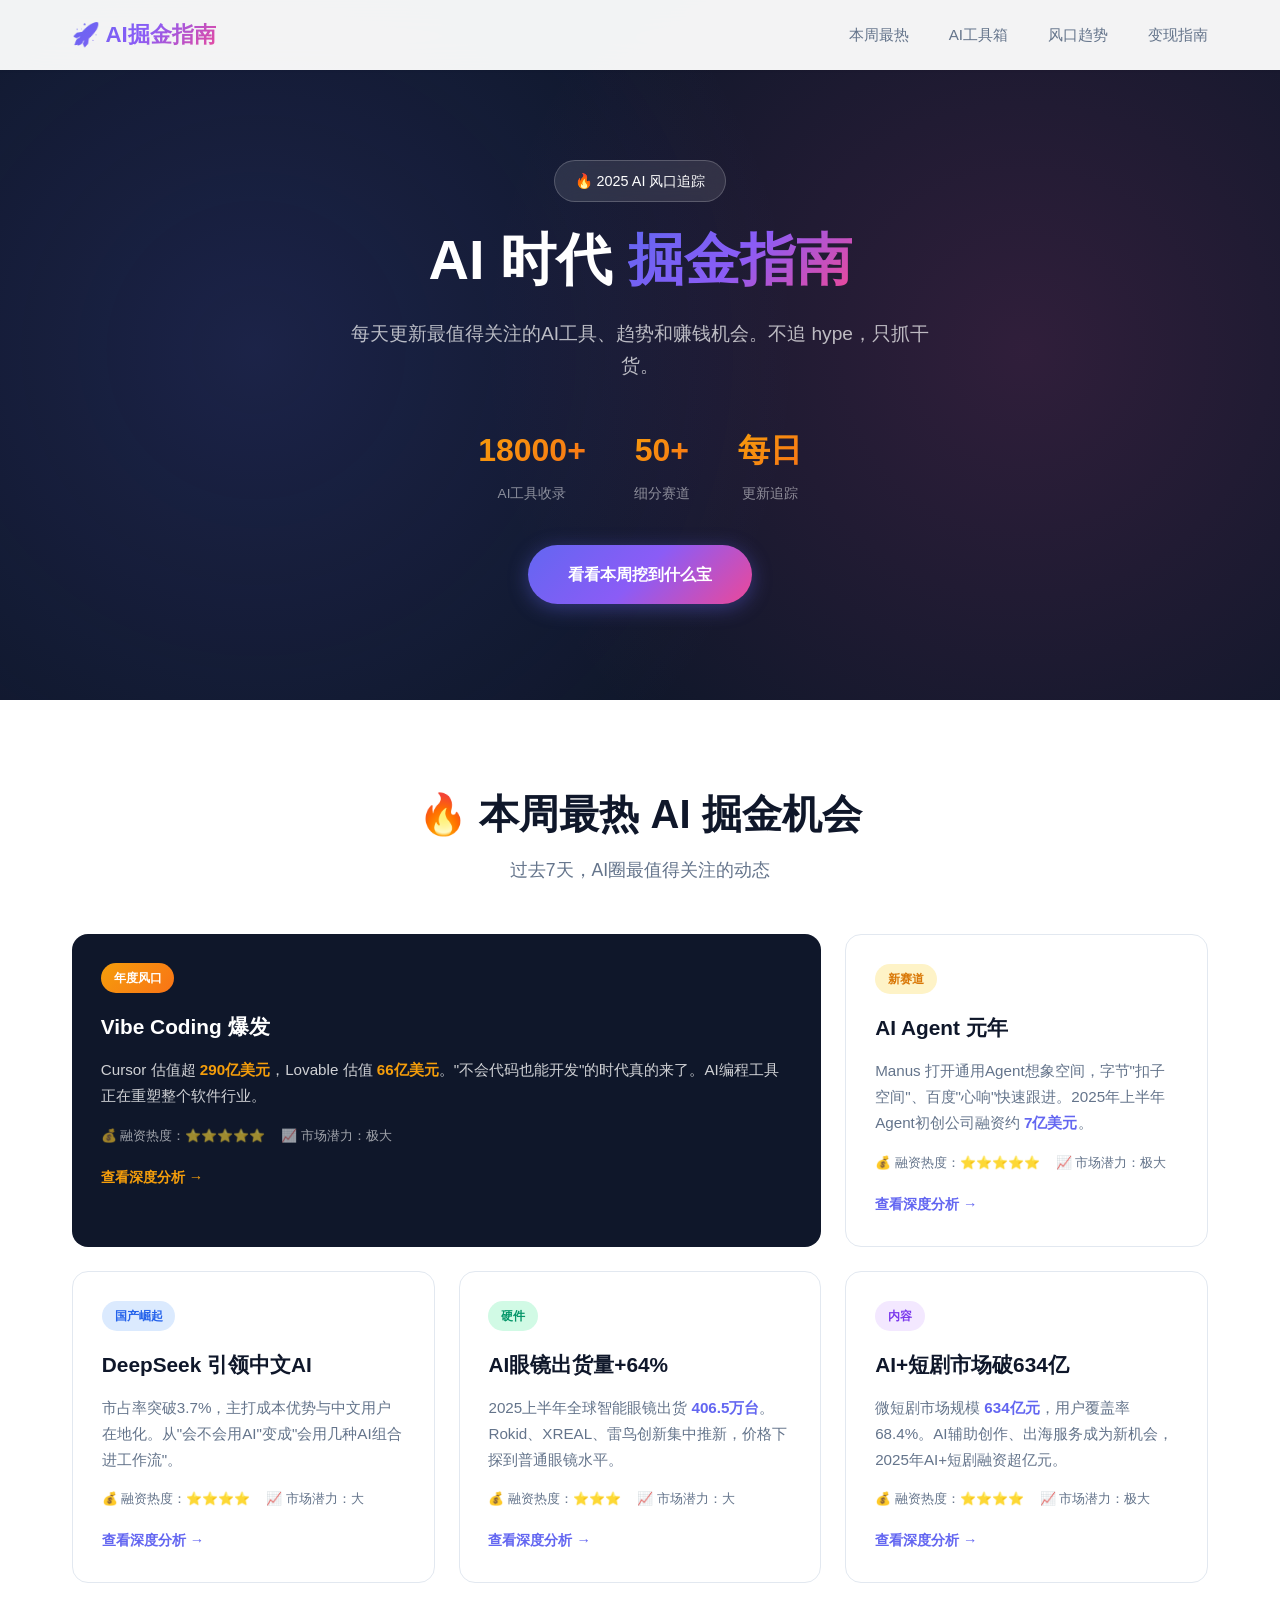
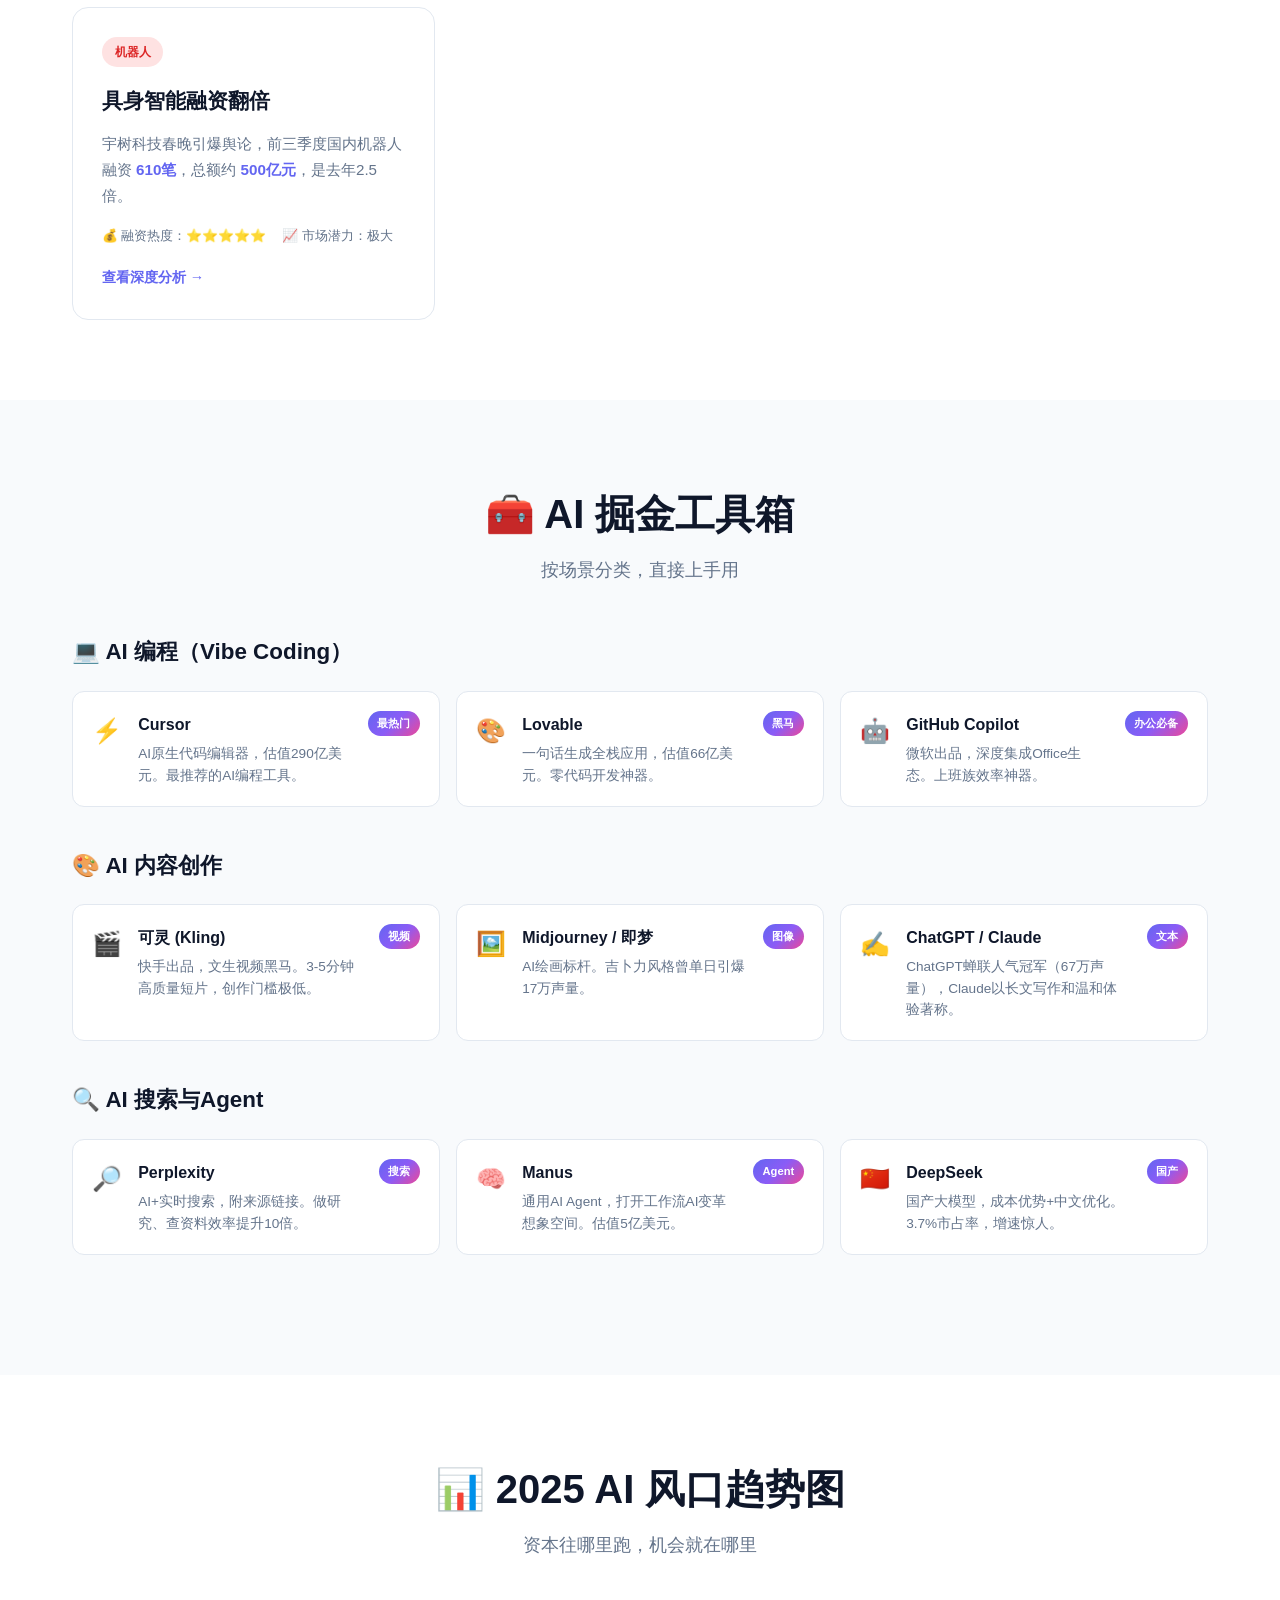
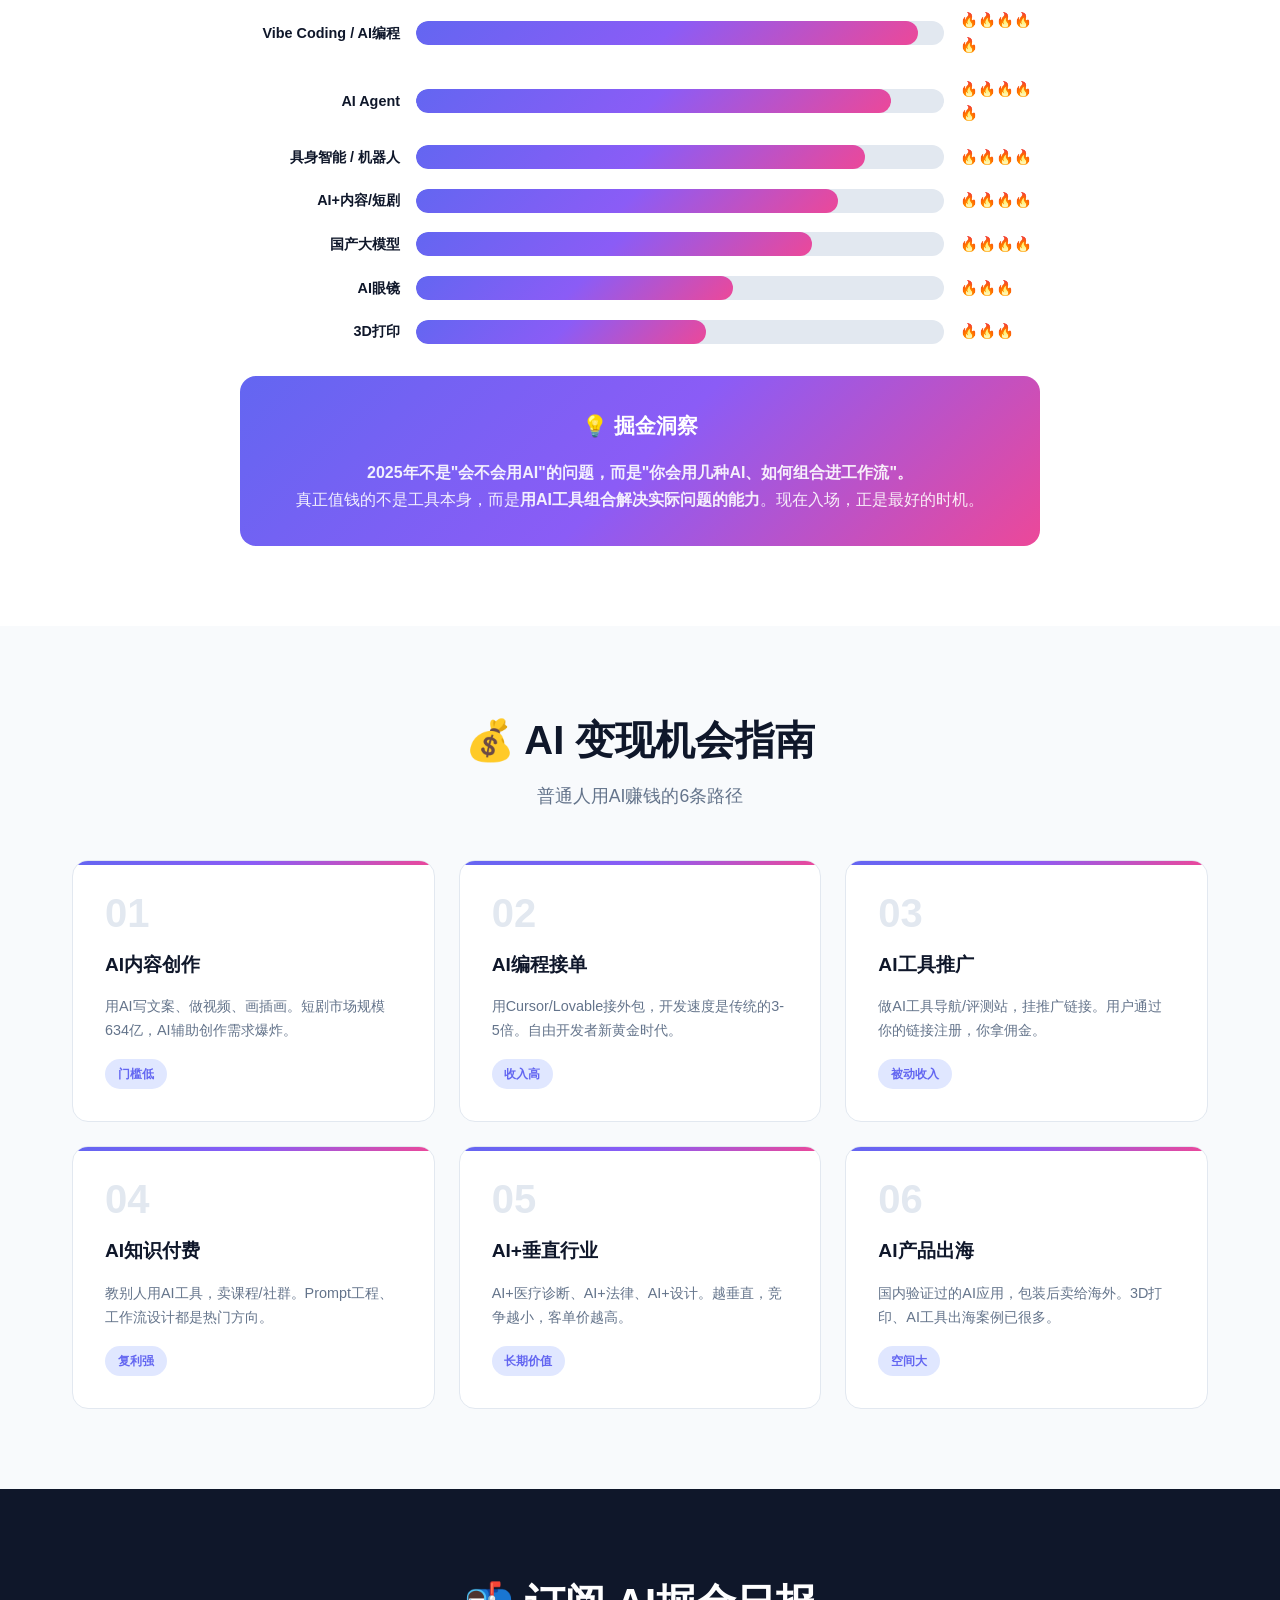
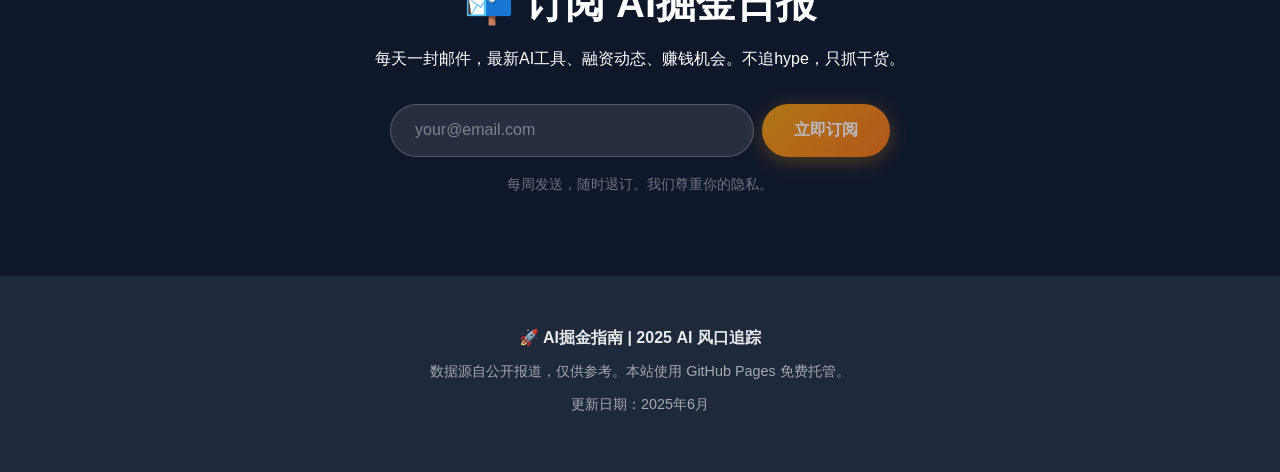
<file: index.html>
<!DOCTYPE html>
<html lang="zh-CN">
<head>
    <meta charset="UTF-8">
    <meta name="viewport" content="width=device-width, initial-scale=1.0">
    <title>AI掘金指南 | 追踪最新AI工具与风口</title>
    <meta name="description" content="2025年AI风口追踪：最新AI工具推荐、Agent趋势、Vibe Coding、AI编程、具身智能、AI眼镜。帮你发现AI掘金机会。">
    <meta property="og:title" content="AI掘金指南 | 追踪最新AI工具与风口">
    <meta property="og:description" content="2025年AI风口追踪：Vibe Coding、AI Agent、DeepSeek、具身智能、AI眼镜、AI+短剧。不追hype，只抓干货。">
    <meta property="og:type" content="website">
    <meta property="og:url" content="https://yourusername.github.io">
    <meta property="og:image" content="https://yourusername.github.io/og-image.png">
    <link rel="stylesheet" href="style.css">
</head>
<body>
    <header>
        <nav>
            <div class="logo">🚀 AI掘金指南</div>
            <ul class="nav-links">
                <li><a href="#hot">本周最热</a></li>
                <li><a href="#tools">AI工具箱</a></li>
                <li><a href="#trends">风口趋势</a></li>
                <li><a href="#money">变现指南</a></li>
            </ul>
        </nav>
    </header>

    <section class="hero">
        <div class="hero-content">
            <div class="badge">🔥 2025 AI 风口追踪</div>
            <h1>AI 时代 <span class="gradient-text">掘金指南</span></h1>
            <p>每天更新最值得关注的AI工具、趋势和赚钱机会。不追 hype，只抓干货。</p>
            <div class="hero-stats">
                <div class="stat">
                    <div class="stat-num">18000+</div>
                    <div class="stat-label">AI工具收录</div>
                </div>
                <div class="stat">
                    <div class="stat-num">50+</div>
                    <div class="stat-label">细分赛道</div>
                </div>
                <div class="stat">
                    <div class="stat-num">每日</div>
                    <div class="stat-label">更新追踪</div>
                </div>
            </div>
            <a href="#hot" class="btn">看看本周挖到什么宝</a>
        </div>
    </section>

    <section id="hot" class="hot-picks">
        <div class="container">
            <h2>🔥 本周最热 AI 掘金机会</h2>
            <p class="section-desc">过去7天，AI圈最值得关注的动态</p>
            
            <div class="hot-grid">
                <div class="hot-card featured">
                    <div class="hot-tag">年度风口</div>
                    <h3>Vibe Coding 爆发</h3>
                    <p>Cursor 估值超 <strong>290亿美元</strong>，Lovable 估值 <strong>66亿美元</strong>。"不会代码也能开发"的时代真的来了。AI编程工具正在重塑整个软件行业。</p>
                    <div class="hot-meta">
                        <span>💰 融资热度：⭐⭐⭐⭐⭐</span>
                        <span>📈 市场潜力：极大</span>
                    </div>
                    <a href="detail-vibe-coding.html" class="link">查看深度分析 →</a>
                </div>

                <div class="hot-card" onclick="location.href='detail-ai-agent.html'" style="cursor: pointer;">
                    <div class="hot-tag orange">新赛道</div>
                    <h3>AI Agent 元年</h3>
                    <p>Manus 打开通用Agent想象空间，字节"扣子空间"、百度"心响"快速跟进。2025年上半年Agent初创公司融资约 <strong>7亿美元</strong>。</p>
                    <div class="hot-meta">
                        <span>💰 融资热度：⭐⭐⭐⭐⭐</span>
                        <span>📈 市场潜力：极大</span>
                    </div>
                    <a href="detail-ai-agent.html" class="link">查看深度分析 →</a>
                </div>

                <div class="hot-card" onclick="location.href='detail-deepseek.html'" style="cursor: pointer;">
                    <div class="hot-tag blue">国产崛起</div>
                    <h3>DeepSeek 引领中文AI</h3>
                    <p>市占率突破3.7%，主打成本优势与中文用户在地化。从"会不会用AI"变成"会用几种AI组合进工作流"。</p>
                    <div class="hot-meta">
                        <span>💰 融资热度：⭐⭐⭐⭐</span>
                        <span>📈 市场潜力：大</span>
                    </div>
                    <a href="detail-deepseek.html" class="link">查看深度分析 →</a>
                </div>

                <div class="hot-card" onclick="location.href='detail-ai-glasses.html'" style="cursor: pointer;">
                    <div class="hot-tag green">硬件</div>
                    <h3>AI眼镜出货量+64%</h3>
                    <p>2025上半年全球智能眼镜出货 <strong>406.5万台</strong>。Rokid、XREAL、雷鸟创新集中推新，价格下探到普通眼镜水平。</p>
                    <div class="hot-meta">
                        <span>💰 融资热度：⭐⭐⭐</span>
                        <span>📈 市场潜力：大</span>
                    </div>
                    <a href="detail-ai-glasses.html" class="link">查看深度分析 →</a>
                </div>

                <div class="hot-card" onclick="location.href='detail-ai-content.html'" style="cursor: pointer;">
                    <div class="hot-tag purple">内容</div>
                    <h3>AI+短剧市场破634亿</h3>
                    <p>微短剧市场规模 <strong>634亿元</strong>，用户覆盖率68.4%。AI辅助创作、出海服务成为新机会，2025年AI+短剧融资超亿元。</p>
                    <div class="hot-meta">
                        <span>💰 融资热度：⭐⭐⭐⭐</span>
                        <span>📈 市场潜力：极大</span>
                    </div>
                    <a href="detail-ai-content.html" class="link">查看深度分析 →</a>
                </div>

                <div class="hot-card" onclick="location.href='detail-embodied.html'" style="cursor: pointer;">
                    <div class="hot-tag red">机器人</div>
                    <h3>具身智能融资翻倍</h3>
                    <p>宇树科技春晚引爆舆论，前三季度国内机器人融资 <strong>610笔</strong>，总额约 <strong>500亿元</strong>，是去年2.5倍。</p>
                    <div class="hot-meta">
                        <span>💰 融资热度：⭐⭐⭐⭐⭐</span>
                        <span>📈 市场潜力：极大</span>
                    </div>
                    <a href="detail-embodied.html" class="link">查看深度分析 →</a>
                </div>
            </div>
        </div>
    </section>

    <section id="tools" class="tools">
        <div class="container">
            <h2>🧰 AI 掘金工具箱</h2>
            <p class="section-desc">按场景分类，直接上手用</p>

            <div class="tool-category">
                <h3>💻 AI 编程（Vibe Coding）</h3>
                <div class="tool-list">
                    <div class="tool-item">
                        <div class="tool-icon">⚡</div>
                        <div class="tool-info">
                            <div class="tool-name">Cursor</div>
                            <div class="tool-desc">AI原生代码编辑器，估值290亿美元。最推荐的AI编程工具。</div>
                        </div>
                        <span class="tool-badge">最热门</span>
                    </div>
                    <div class="tool-item">
                        <div class="tool-icon">🎨</div>
                        <div class="tool-info">
                            <div class="tool-name">Lovable</div>
                            <div class="tool-desc">一句话生成全栈应用，估值66亿美元。零代码开发神器。</div>
                        </div>
                        <span class="tool-badge">黑马</span>
                    </div>
                    <div class="tool-item">
                        <div class="tool-icon">🤖</div>
                        <div class="tool-info">
                            <div class="tool-name">GitHub Copilot</div>
                            <div class="tool-desc">微软出品，深度集成Office生态。上班族效率神器。</div>
                        </div>
                        <span class="tool-badge">办公必备</span>
                    </div>
                </div>
            </div>

            <div class="tool-category">
                <h3>🎨 AI 内容创作</h3>
                <div class="tool-list">
                    <div class="tool-item">
                        <div class="tool-icon">🎬</div>
                        <div class="tool-info">
                            <div class="tool-name">可灵 (Kling)</div>
                            <div class="tool-desc">快手出品，文生视频黑马。3-5分钟高质量短片，创作门槛极低。</div>
                        </div>
                        <span class="tool-badge">视频</span>
                    </div>
                    <div class="tool-item">
                        <div class="tool-icon">🖼️</div>
                        <div class="tool-info">
                            <div class="tool-name">Midjourney / 即梦</div>
                            <div class="tool-desc">AI绘画标杆。吉卜力风格曾单日引爆17万声量。</div>
                        </div>
                        <span class="tool-badge">图像</span>
                    </div>
                    <div class="tool-item">
                        <div class="tool-icon">✍️</div>
                        <div class="tool-info">
                            <div class="tool-name">ChatGPT / Claude</div>
                            <div class="tool-desc">ChatGPT蝉联人气冠军（67万声量），Claude以长文写作和温和体验著称。</div>
                        </div>
                        <span class="tool-badge">文本</span>
                    </div>
                </div>
            </div>

            <div class="tool-category">
                <h3>🔍 AI 搜索与Agent</h3>
                <div class="tool-list">
                    <div class="tool-item">
                        <div class="tool-icon">🔎</div>
                        <div class="tool-info">
                            <div class="tool-name">Perplexity</div>
                            <div class="tool-desc">AI+实时搜索，附来源链接。做研究、查资料效率提升10倍。</div>
                        </div>
                        <span class="tool-badge">搜索</span>
                    </div>
                    <div class="tool-item">
                        <div class="tool-icon">🧠</div>
                        <div class="tool-info">
                            <div class="tool-name">Manus</div>
                            <div class="tool-desc">通用AI Agent，打开工作流AI变革想象空间。估值5亿美元。</div>
                        </div>
                        <span class="tool-badge">Agent</span>
                    </div>
                    <div class="tool-item">
                        <div class="tool-icon">🇨🇳</div>
                        <div class="tool-info">
                            <div class="tool-name">DeepSeek</div>
                            <div class="tool-desc">国产大模型，成本优势+中文优化。3.7%市占率，增速惊人。</div>
                        </div>
                        <span class="tool-badge">国产</span>
                    </div>
                </div>
            </div>
        </div>
    </section>

    <section id="trends" class="trends">
        <div class="container">
            <h2>📊 2025 AI 风口趋势图</h2>
            <p class="section-desc">资本往哪里跑，机会就在哪里</p>

            <div class="trend-chart">
                <div class="trend-bar">
                    <div class="trend-label">Vibe Coding / AI编程</div>
                    <div class="trend-bar-track">
                        <div class="trend-bar-fill" style="width: 95%"></div>
                    </div>
                    <div class="trend-value">🔥🔥🔥🔥🔥</div>
                </div>
                <div class="trend-bar">
                    <div class="trend-label">AI Agent</div>
                    <div class="trend-bar-track">
                        <div class="trend-bar-fill" style="width: 90%"></div>
                    </div>
                    <div class="trend-value">🔥🔥🔥🔥🔥</div>
                </div>
                <div class="trend-bar">
                    <div class="trend-label">具身智能 / 机器人</div>
                    <div class="trend-bar-track">
                        <div class="trend-bar-fill" style="width: 85%"></div>
                    </div>
                    <div class="trend-value">🔥🔥🔥🔥</div>
                </div>
                <div class="trend-bar">
                    <div class="trend-label">AI+内容/短剧</div>
                    <div class="trend-bar-track">
                        <div class="trend-bar-fill" style="width: 80%"></div>
                    </div>
                    <div class="trend-value">🔥🔥🔥🔥</div>
                </div>
                <div class="trend-bar">
                    <div class="trend-label">国产大模型</div>
                    <div class="trend-bar-track">
                        <div class="trend-bar-fill" style="width: 75%"></div>
                    </div>
                    <div class="trend-value">🔥🔥🔥🔥</div>
                </div>
                <div class="trend-bar">
                    <div class="trend-label">AI眼镜</div>
                    <div class="trend-bar-track">
                        <div class="trend-bar-fill" style="width: 60%"></div>
                    </div>
                    <div class="trend-value">🔥🔥🔥</div>
                </div>
                <div class="trend-bar">
                    <div class="trend-label">3D打印</div>
                    <div class="trend-bar-track">
                        <div class="trend-bar-fill" style="width: 55%"></div>
                    </div>
                    <div class="trend-value">🔥🔥🔥</div>
                </div>
            </div>

            <div class="insight-box">
                <h4>💡 掘金洞察</h4>
                <p><strong>2025年不是"会不会用AI"的问题，而是"你会用几种AI、如何组合进工作流"。</strong></p>
                <p>真正值钱的不是工具本身，而是<strong>用AI工具组合解决实际问题的能力</strong>。现在入场，正是最好的时机。</p>
            </div>
        </div>
    </section>

    <section id="money" class="money">
        <div class="container">
            <h2>💰 AI 变现机会指南</h2>
            <p class="section-desc">普通人用AI赚钱的6条路径</p>

            <div class="money-grid">
                <div class="money-card">
                    <div class="money-num">01</div>
                    <h3>AI内容创作</h3>
                    <p>用AI写文案、做视频、画插画。短剧市场规模634亿，AI辅助创作需求爆炸。</p>
                    <div class="money-tag">门槛低</div>
                </div>
                <div class="money-card">
                    <div class="money-num">02</div>
                    <h3>AI编程接单</h3>
                    <p>用Cursor/Lovable接外包，开发速度是传统的3-5倍。自由开发者新黄金时代。</p>
                    <div class="money-tag">收入高</div>
                </div>
                <div class="money-card">
                    <div class="money-num">03</div>
                    <h3>AI工具推广</h3>
                    <p>做AI工具导航/评测站，挂推广链接。用户通过你的链接注册，你拿佣金。</p>
                    <div class="money-tag">被动收入</div>
                </div>
                <div class="money-card">
                    <div class="money-num">04</div>
                    <h3>AI知识付费</h3>
                    <p>教别人用AI工具，卖课程/社群。Prompt工程、工作流设计都是热门方向。</p>
                    <div class="money-tag">复利强</div>
                </div>
                <div class="money-card">
                    <div class="money-num">05</div>
                    <h3>AI+垂直行业</h3>
                    <p>AI+医疗诊断、AI+法律、AI+设计。越垂直，竞争越小，客单价越高。</p>
                    <div class="money-tag">长期价值</div>
                </div>
                <div class="money-card">
                    <div class="money-num">06</div>
                    <h3>AI产品出海</h3>
                    <p>国内验证过的AI应用，包装后卖给海外。3D打印、AI工具出海案例已很多。</p>
                    <div class="money-tag">空间大</div>
                </div>
            </div>
        </div>
    </section>

    <section class="subscribe">
        <div class="container">
            <h2>📬 订阅 AI掘金日报</h2>
            <p>每天一封邮件，最新AI工具、融资动态、赚钱机会。不追hype，只抓干货。</p>
            
            <div id="ck-subscribe-form">
                <form action="https://formsubmit.co/aisubscribe1@outlook.com" 
                      method="POST" 
                      target="_blank">
                    <input type="hidden" name="_subject" value="AI掘金日报 - 新订阅者">
                    <input type="hidden" name="_template" value="table">
                    <input type="hidden" name="_captcha" value="false">
                    <input type="text" name="_honey" style="display:none">
                    <div class="subscribe-form" style="display: flex; gap: 0.5rem; max-width: 500px; margin: 2rem auto 1rem;">
                        <input type="email" 
                               name="email" 
                               placeholder="your@email.com" 
                               required
                               style="flex: 1; padding: 1rem 1.5rem; border: 1px solid rgba(255,255,255,0.2); border-radius: 50px; background: rgba(255,255,255,0.1); color: white; font-size: 1rem; outline: none;">
                        <button type="submit" 
                                class="btn" 
                                style="background: linear-gradient(135deg, #f59e0b 0%, #f97316 100%); box-shadow: 0 4px 20px rgba(245, 158, 11, 0.4); border: none; cursor: pointer;">
                            立即订阅
                        </button>
                    </div>
                    <p style="text-align: center; color: rgba(255,255,255,0.4); font-size: 0.85rem; margin-top: 0.5rem;">
                        每周发送，随时退订。我们尊重你的隐私。
                    </p>
                </form>
            </div>
        </div>
    </section>

    <footer>
        <div class="container">
            <p>🚀 AI掘金指南 | 2025 AI 风口追踪</p>
            <p>数据源自公开报道，仅供参考。本站使用 GitHub Pages 免费托管。</p>
            <p>更新日期：2025年6月</p>
        </div>
    </footer>
</body>
</html>
</file>
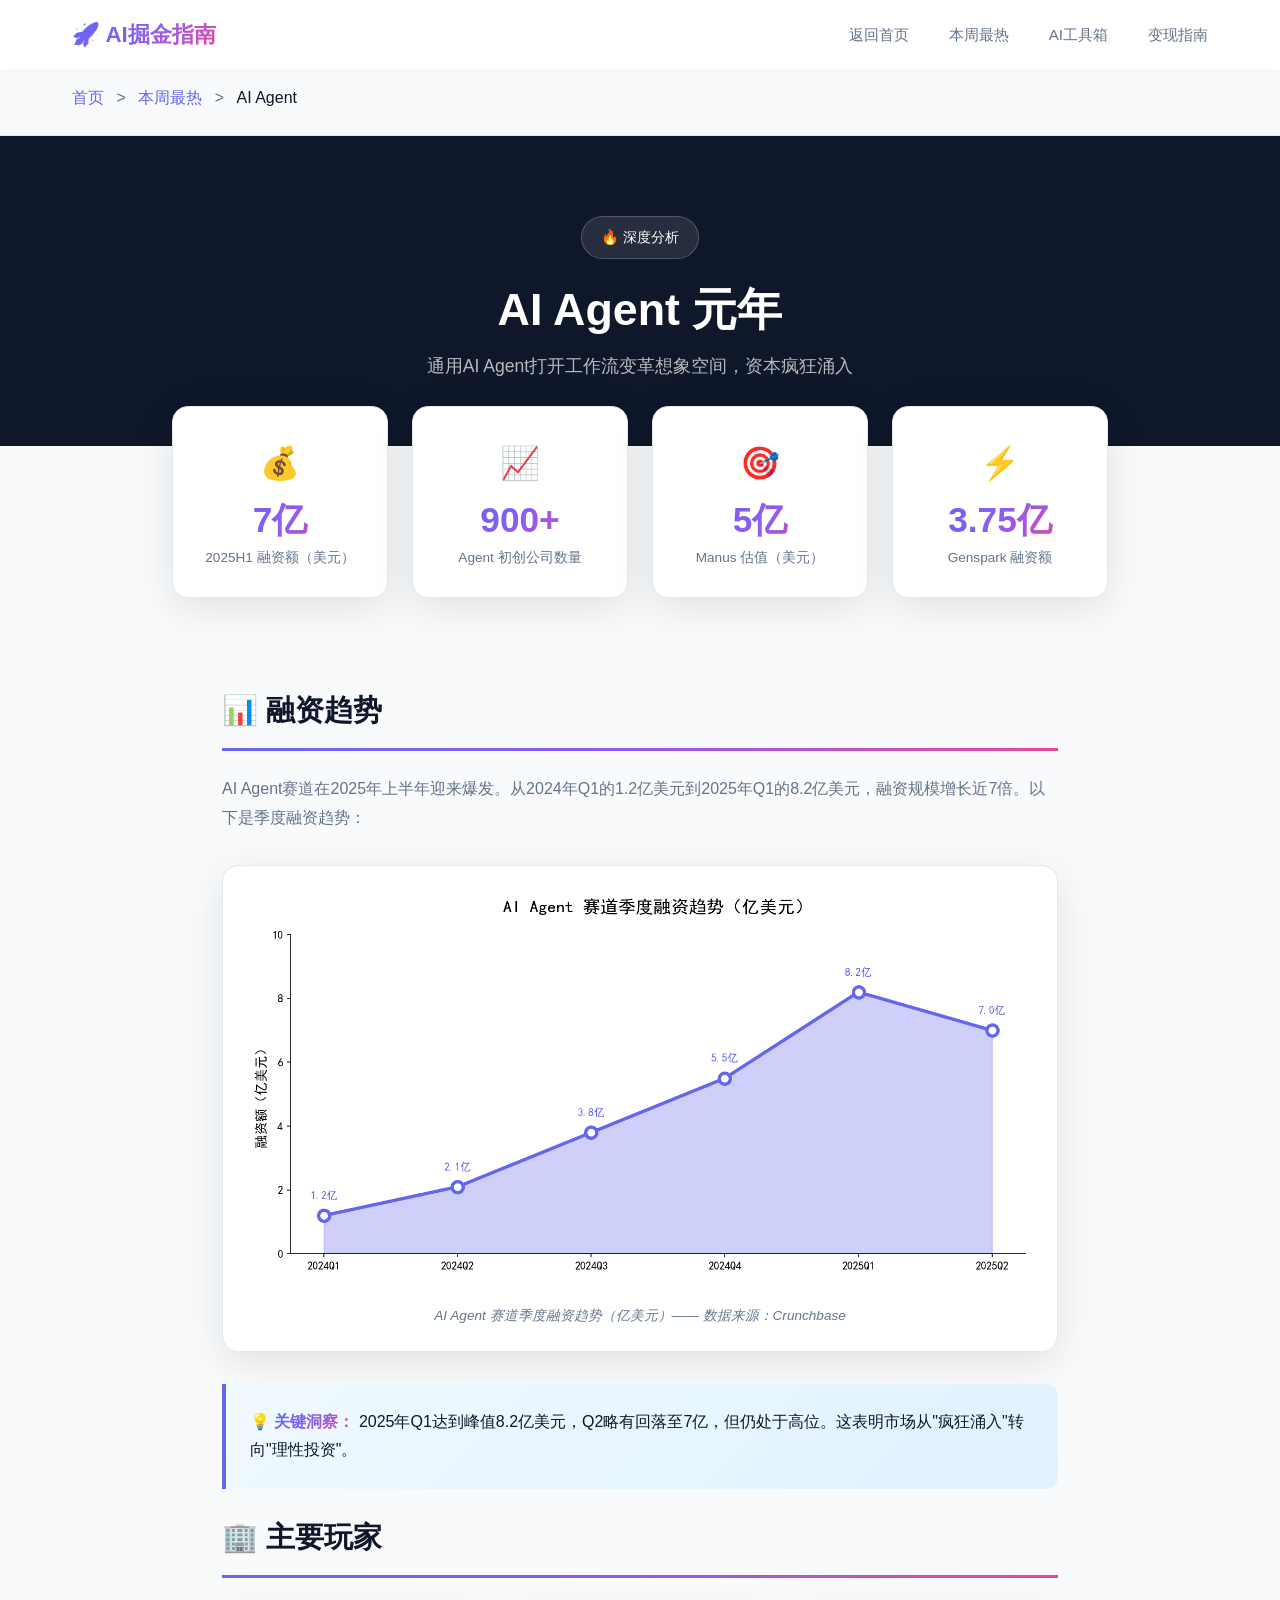
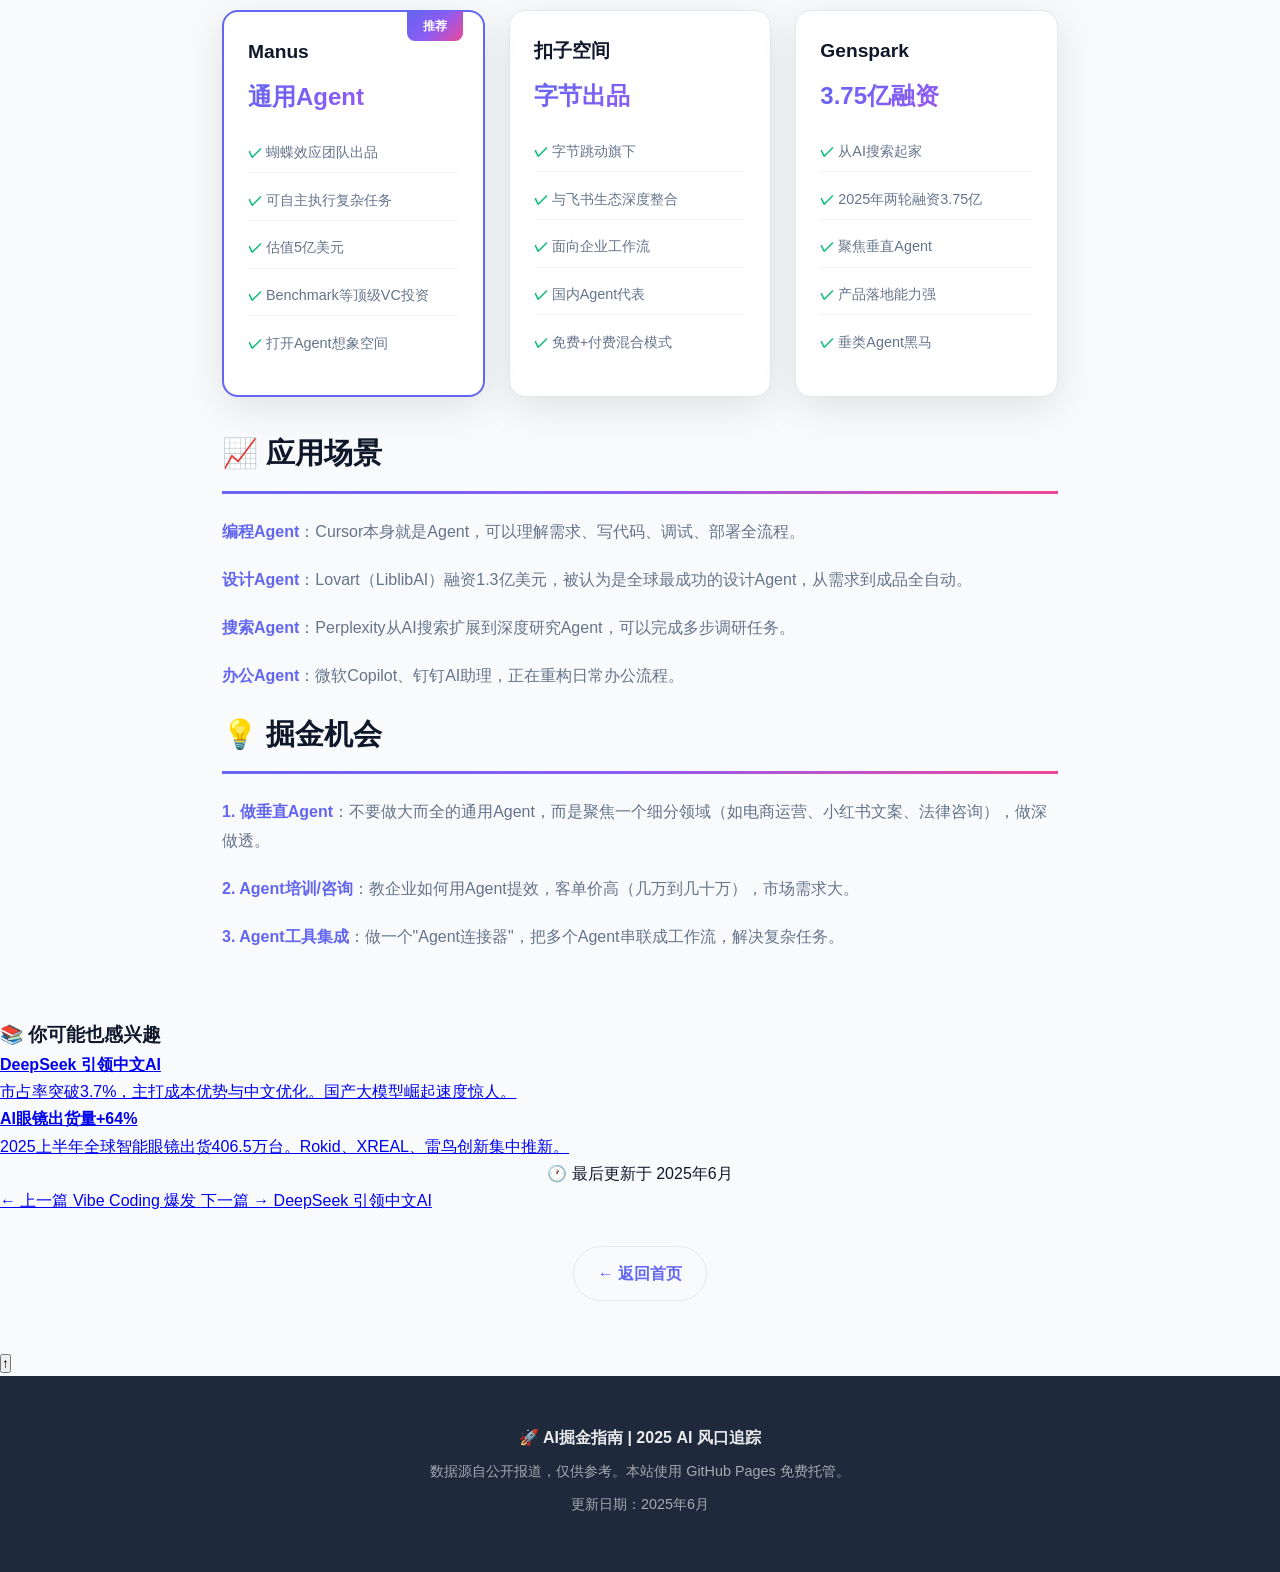
<file: detail-ai-agent.html>
<!DOCTYPE html>
<html lang="zh-CN">
<head>
    <meta charset="UTF-8">
    <meta name="viewport" content="width=device-width, initial-scale=1.0">
    <title>AI Agent 深度分析 | AI掘金指南</title>
    <meta name="description" content="Manus估值5亿美元，字节扣子空间、百度心响快速跟进。2025年是AI Agent元年，Agent初创公司融资约7亿美元。">
    <meta property="og:title" content="AI Agent 深度分析 | AI掘金指南">
    <meta property="og:description" content="Manus估值5亿美元，字节扣子空间、百度心响快速跟进。2025年是AI Agent元年，Agent初创公司融资约7亿美元。">
    <meta property="og:type" content="article">
    <meta property="og:url" content="https://yourusername.github.io/detail-ai-agent.html">
    <meta property="og:image" content="https://yourusername.github.io/og-image.png">
    <link rel="stylesheet" href="style.css">
</head>
<body>
    <header>
        <nav>
            <div class="logo">🚀 AI掘金指南</div>
            <ul class="nav-links">
                <li><a href="index.html">返回首页</a></li>
                <li><a href="index.html#hot">本周最热</a></li>
                <li><a href="index.html#tools">AI工具箱</a></li>
                <li><a href="index.html#money">变现指南</a></li>
            </ul>
        </nav>
    </header>
    <div class="breadcrumb">
        <div class="container">
            <a href="index.html">首页</a> <span>&gt;</span> <a href="index.html#hot">本周最热</a> <span>&gt;</span> AI Agent
        </div>
    </div>
    <section class="detail-hero">
        <div class="hero-content">
            <div class="badge">🔥 深度分析</div>
            <h1>AI Agent 元年</h1>
            <p>通用AI Agent打开工作流变革想象空间，资本疯狂涌入</p>
        </div>
    </section>
    <div class="detail-stats-grid">
        <div class="detail-stat-card">
            <div class="detail-stat-icon">💰</div>
            <div class="detail-stat-value">7亿</div>
            <div class="detail-stat-label">2025H1 融资额（美元）</div>
        </div>
        <div class="detail-stat-card">
            <div class="detail-stat-icon">📈</div>
            <div class="detail-stat-value">900+</div>
            <div class="detail-stat-label">Agent 初创公司数量</div>
        </div>
        <div class="detail-stat-card">
            <div class="detail-stat-icon">🎯</div>
            <div class="detail-stat-value">5亿</div>
            <div class="detail-stat-label">Manus 估值（美元）</div>
        </div>
        <div class="detail-stat-card">
            <div class="detail-stat-icon">⚡</div>
            <div class="detail-stat-value">3.75亿</div>
            <div class="detail-stat-label">Genspark 融资额</div>
        </div>
    </div>
    <div class="detail-content">
        <h2>📊 融资趋势</h2>
        <p>AI Agent赛道在2025年上半年迎来爆发。从2024年Q1的1.2亿美元到2025年Q1的8.2亿美元，融资规模增长近7倍。以下是季度融资趋势：</p>
    <div class="chart-container">
        <img src="chart-ai-agent.png" alt="AI Agent 赛道季度融资趋势（亿美元）—— 数据来源：Crunchbase" loading="lazy">
        <div class="chart-caption">AI Agent 赛道季度融资趋势（亿美元）—— 数据来源：Crunchbase</div>
    </div>
        <div class="data-box">
            <p>💡 <strong>关键洞察：</strong> 2025年Q1达到峰值8.2亿美元，Q2略有回落至7亿，但仍处于高位。这表明市场从"疯狂涌入"转向"理性投资"。</p>
        </div>

        <h2>🏢 主要玩家</h2>
        <div class="compare-grid">
            <div class="compare-card featured">
                <h4>Manus</h4>
                <div class="compare-price">通用Agent</div>
                <ul>
                    <li>蝴蝶效应团队出品</li>
                    <li>可自主执行复杂任务</li>
                    <li>估值5亿美元</li>
                    <li>Benchmark等顶级VC投资</li>
                    <li>打开Agent想象空间</li>
                </ul>
            </div>
            <div class="compare-card">
                <h4>扣子空间</h4>
                <div class="compare-price">字节出品</div>
                <ul>
                    <li>字节跳动旗下</li>
                    <li>与飞书生态深度整合</li>
                    <li>面向企业工作流</li>
                    <li>国内Agent代表</li>
                    <li>免费+付费混合模式</li>
                </ul>
            </div>
            <div class="compare-card">
                <h4>Genspark</h4>
                <div class="compare-price">3.75亿融资</div>
                <ul>
                    <li>从AI搜索起家</li>
                    <li>2025年两轮融资3.75亿</li>
                    <li>聚焦垂直Agent</li>
                    <li>产品落地能力强</li>
                    <li>垂类Agent黑马</li>
                </ul>
            </div>
        </div>

        <h2>📈 应用场景</h2>
        <p><strong>编程Agent</strong>：Cursor本身就是Agent，可以理解需求、写代码、调试、部署全流程。</p>
        <p><strong>设计Agent</strong>：Lovart（LiblibAI）融资1.3亿美元，被认为是全球最成功的设计Agent，从需求到成品全自动。</p>
        <p><strong>搜索Agent</strong>：Perplexity从AI搜索扩展到深度研究Agent，可以完成多步调研任务。</p>
        <p><strong>办公Agent</strong>：微软Copilot、钉钉AI助理，正在重构日常办公流程。</p>

        <h2>💡 掘金机会</h2>
        <p><strong>1. 做垂直Agent</strong>：不要做大而全的通用Agent，而是聚焦一个细分领域（如电商运营、小红书文案、法律咨询），做深做透。</p>
        <p><strong>2. Agent培训/咨询</strong>：教企业如何用Agent提效，客单价高（几万到几十万），市场需求大。</p>
        <p><strong>3. Agent工具集成</strong>：做一个"Agent连接器"，把多个Agent串联成工作流，解决复杂任务。</p>
    </div>

    <div class="related-reads">
        <h3>📚 你可能也感兴趣</h3>
        <div class="related-grid">
            <a href="detail-deepseek.html" class="related-card">
                <h4>DeepSeek 引领中文AI</h4>
                <p>市占率突破3.7%，主打成本优势与中文优化。国产大模型崛起速度惊人。</p>
            </a>
            <a href="detail-ai-glasses.html" class="related-card">
                <h4>AI眼镜出货量+64%</h4>
                <p>2025上半年全球智能眼镜出货406.5万台。Rokid、XREAL、雷鸟创新集中推新。</p>
            </a>
        </div>
    </div>

    <div style="text-align: center;">
        <span class="update-time">🕐 最后更新于 2025年6月</span>
    </div>

    <div class="nav-page">
        <a href="detail-vibe-coding.html">
            <span>
                <span class="nav-page-label">← 上一篇</span>
                <span class="nav-page-title">Vibe Coding 爆发</span>
            </span>
        </a>
        <a href="detail-deepseek.html">
            <span>
                <span class="nav-page-label">下一篇 →</span>
                <span class="nav-page-title">DeepSeek 引领中文AI</span>
            </span>
        </a>
    </div>

    <div class="detail-content" style="text-align: center; padding-top: 2rem;">
        <a href="index.html" class="back-btn">← 返回首页</a>
    </div>

    <button class="back-to-top" id="backToTop" onclick="window.scrollTo({top: 0, behavior: 'smooth'})">↑</button>
    <script>
        const btn = document.getElementById('backToTop');
        window.addEventListener('scroll', () => {
            btn.classList.toggle('visible', window.scrollY > 400);
        });
    </script>

    <footer>
        <div class="container">
            <p>🚀 AI掘金指南 | 2025 AI 风口追踪</p>
            <p>数据源自公开报道，仅供参考。本站使用 GitHub Pages 免费托管。</p>
            <p>更新日期：2025年6月</p>
        </div>
    </footer>
</body>
</html>
</file>
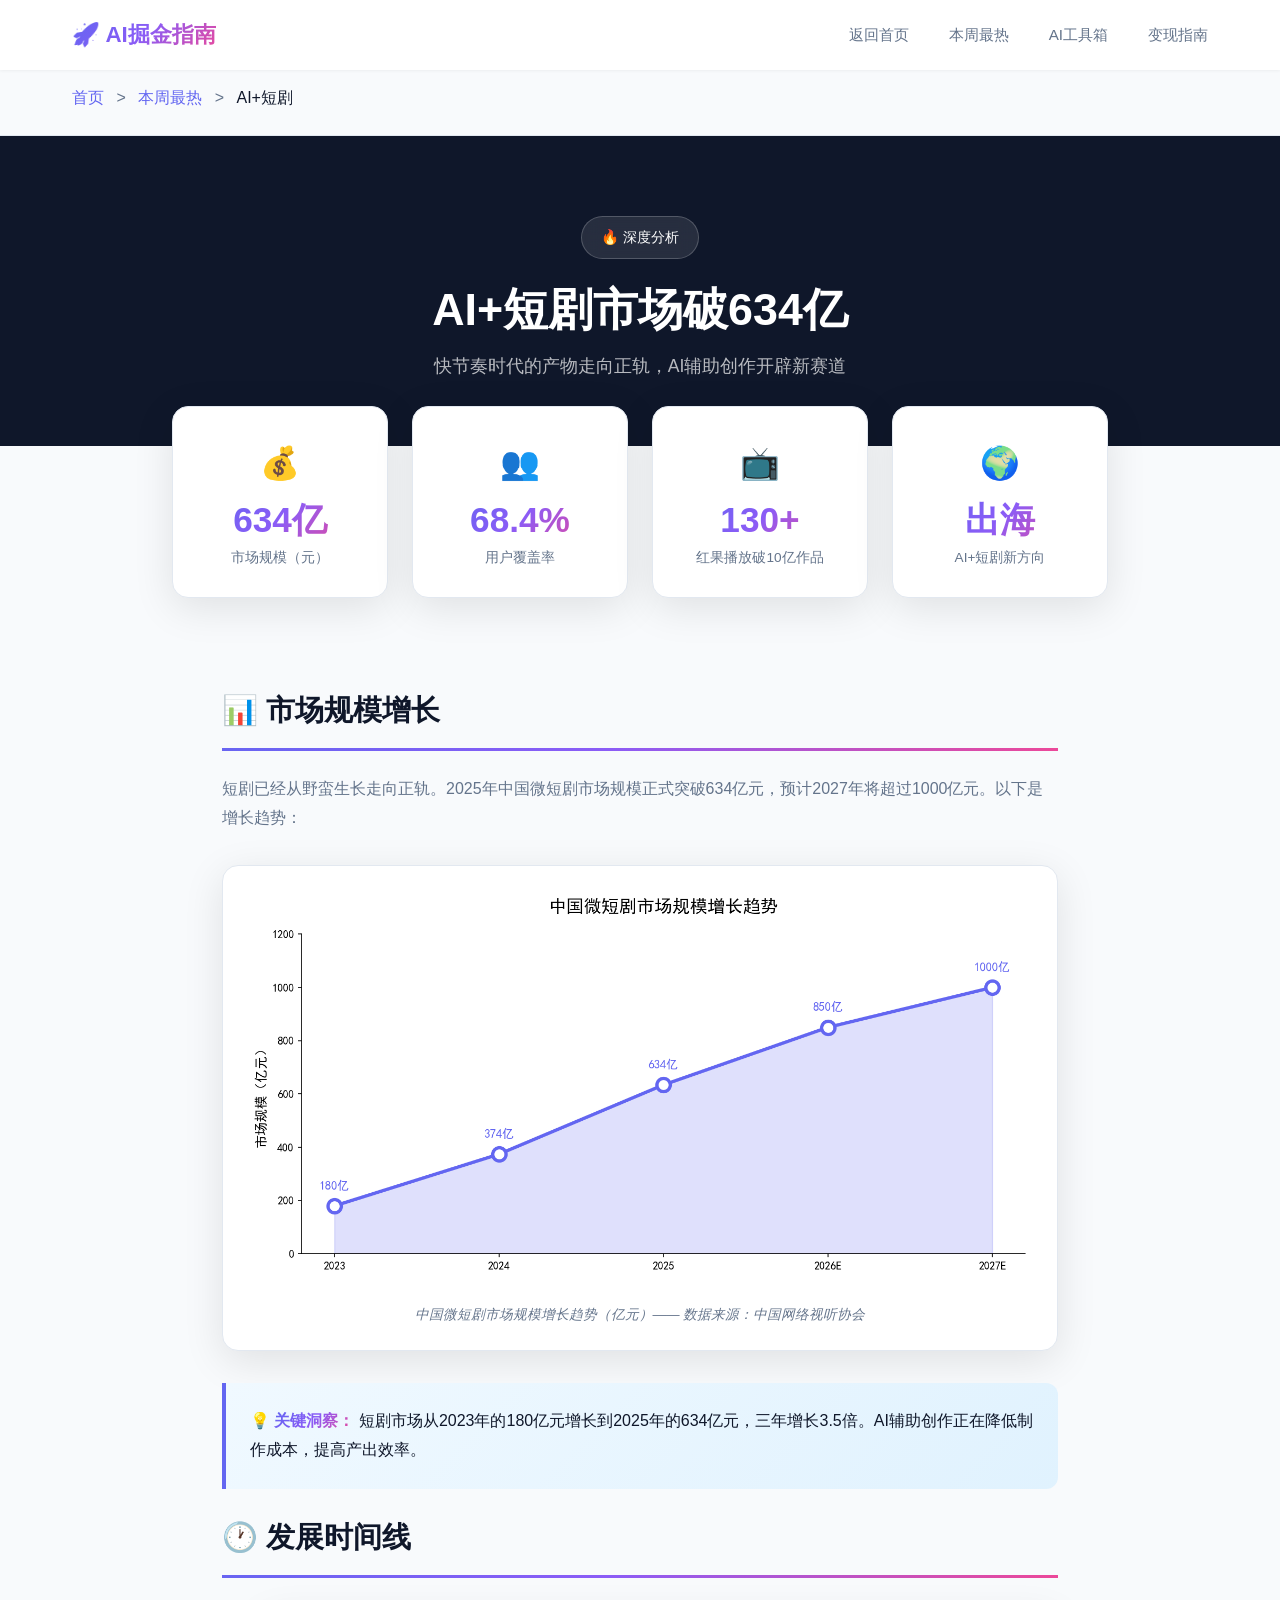
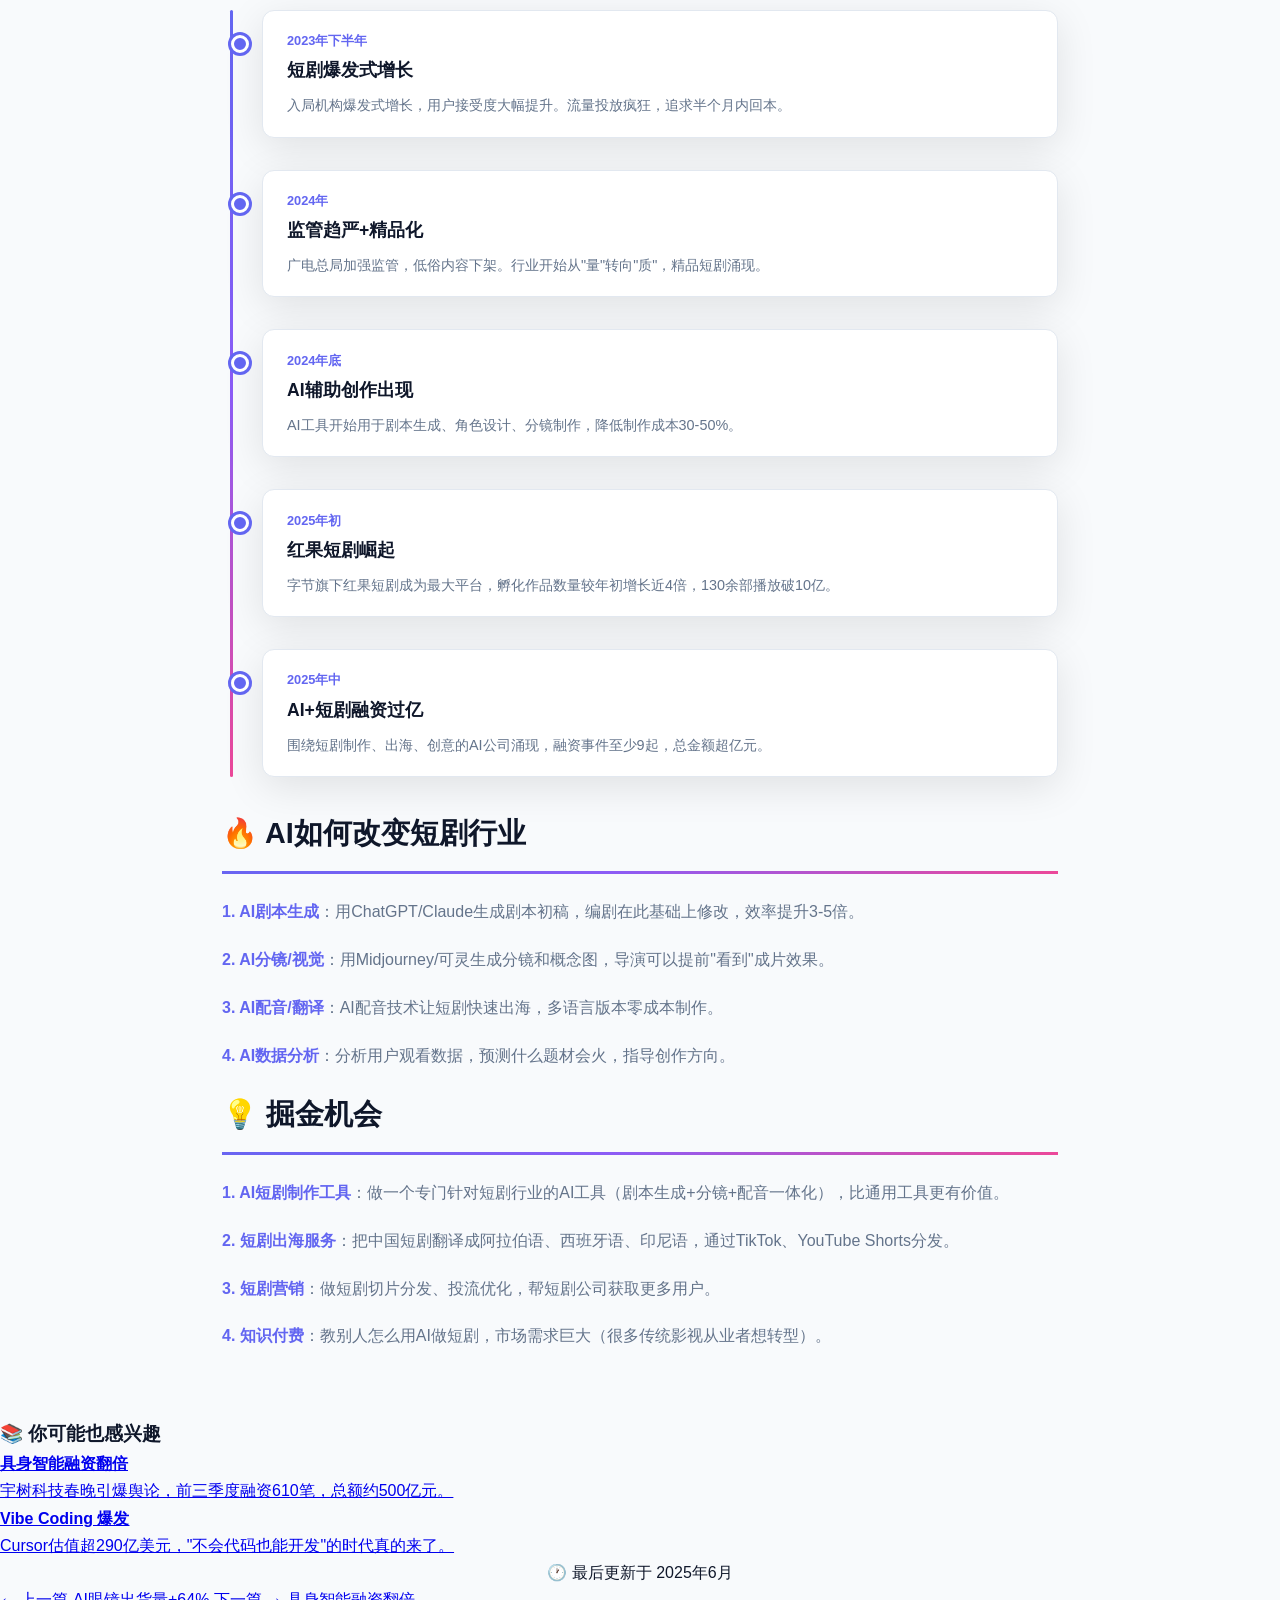
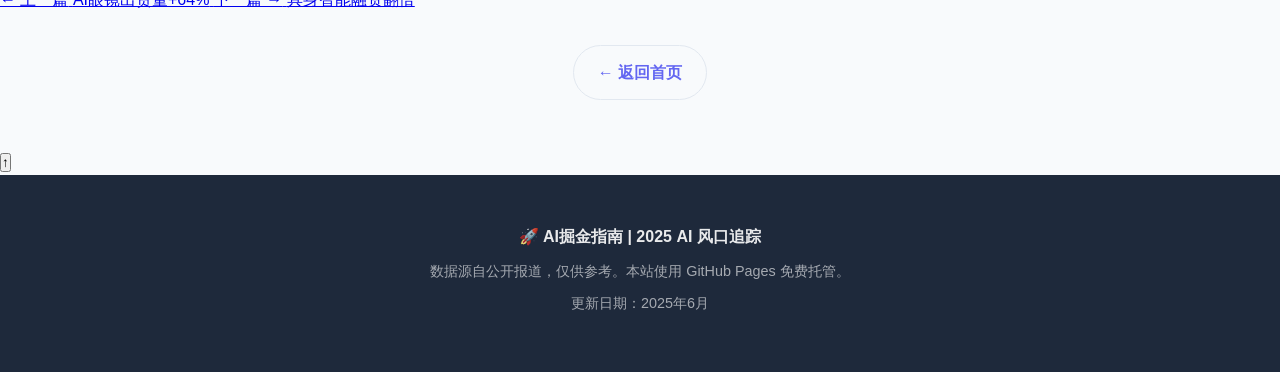
<file: detail-ai-content.html>
<!DOCTYPE html>
<html lang="zh-CN">
<head>
    <meta charset="UTF-8">
    <meta name="viewport" content="width=device-width, initial-scale=1.0">
    <title>AI+短剧 深度分析 | AI掘金指南</title>
    <meta name="description" content="微短剧市场规模634亿元，用户覆盖率68.4%。AI辅助创作、出海服务成为新机会，2025年AI+短剧融资超亿元。">
    <meta property="og:title" content="AI+短剧 深度分析 | AI掘金指南">
    <meta property="og:description" content="微短剧市场规模634亿元，用户覆盖率68.4%。AI辅助创作、出海服务成为新机会，2025年AI+短剧融资超亿元。">
    <meta property="og:type" content="article">
    <meta property="og:url" content="https://yourusername.github.io/detail-ai-content.html">
    <meta property="og:image" content="https://yourusername.github.io/og-image.png">
    <link rel="stylesheet" href="style.css">
</head>
<body>
    <header>
        <nav>
            <div class="logo">🚀 AI掘金指南</div>
            <ul class="nav-links">
                <li><a href="index.html">返回首页</a></li>
                <li><a href="index.html#hot">本周最热</a></li>
                <li><a href="index.html#tools">AI工具箱</a></li>
                <li><a href="index.html#money">变现指南</a></li>
            </ul>
        </nav>
    </header>
    <div class="breadcrumb">
        <div class="container">
            <a href="index.html">首页</a> <span>&gt;</span> <a href="index.html#hot">本周最热</a> <span>&gt;</span> AI+短剧
        </div>
    </div>
    <section class="detail-hero">
        <div class="hero-content">
            <div class="badge">🔥 深度分析</div>
            <h1>AI+短剧市场破634亿</h1>
            <p>快节奏时代的产物走向正轨，AI辅助创作开辟新赛道</p>
        </div>
    </section>
    <div class="detail-stats-grid">
        <div class="detail-stat-card">
            <div class="detail-stat-icon">💰</div>
            <div class="detail-stat-value">634亿</div>
            <div class="detail-stat-label">市场规模（元）</div>
        </div>
        <div class="detail-stat-card">
            <div class="detail-stat-icon">👥</div>
            <div class="detail-stat-value">68.4%</div>
            <div class="detail-stat-label">用户覆盖率</div>
        </div>
        <div class="detail-stat-card">
            <div class="detail-stat-icon">📺</div>
            <div class="detail-stat-value">130+</div>
            <div class="detail-stat-label">红果播放破10亿作品</div>
        </div>
        <div class="detail-stat-card">
            <div class="detail-stat-icon">🌍</div>
            <div class="detail-stat-value">出海</div>
            <div class="detail-stat-label">AI+短剧新方向</div>
        </div>
    </div>
    <div class="detail-content">
        <h2>📊 市场规模增长</h2>
        <p>短剧已经从野蛮生长走向正轨。2025年中国微短剧市场规模正式突破634亿元，预计2027年将超过1000亿元。以下是增长趋势：</p>
    <div class="chart-container">
        <img src="chart-short-drama.png" alt="中国微短剧市场规模增长趋势（亿元）—— 数据来源：中国网络视听协会" loading="lazy">
        <div class="chart-caption">中国微短剧市场规模增长趋势（亿元）—— 数据来源：中国网络视听协会</div>
    </div>
        <div class="data-box">
            <p>💡 <strong>关键洞察：</strong> 短剧市场从2023年的180亿元增长到2025年的634亿元，三年增长3.5倍。AI辅助创作正在降低制作成本，提高产出效率。</p>
        </div>

        <h2>🕐 发展时间线</h2>
        <div class="timeline">
            <div class="timeline-item">
                <div class="timeline-date">2023年下半年</div>
                <h4>短剧爆发式增长</h4>
                <p>入局机构爆发式增长，用户接受度大幅提升。流量投放疯狂，追求半个月内回本。</p>
            </div>
            <div class="timeline-item">
                <div class="timeline-date">2024年</div>
                <h4>监管趋严+精品化</h4>
                <p>广电总局加强监管，低俗内容下架。行业开始从"量"转向"质"，精品短剧涌现。</p>
            </div>
            <div class="timeline-item">
                <div class="timeline-date">2024年底</div>
                <h4>AI辅助创作出现</h4>
                <p>AI工具开始用于剧本生成、角色设计、分镜制作，降低制作成本30-50%。</p>
            </div>
            <div class="timeline-item">
                <div class="timeline-date">2025年初</div>
                <h4>红果短剧崛起</h4>
                <p>字节旗下红果短剧成为最大平台，孵化作品数量较年初增长近4倍，130余部播放破10亿。</p>
            </div>
            <div class="timeline-item">
                <div class="timeline-date">2025年中</div>
                <h4>AI+短剧融资过亿</h4>
                <p>围绕短剧制作、出海、创意的AI公司涌现，融资事件至少9起，总金额超亿元。</p>
            </div>
        </div>

        <h2>🔥 AI如何改变短剧行业</h2>
        <p><strong>1. AI剧本生成</strong>：用ChatGPT/Claude生成剧本初稿，编剧在此基础上修改，效率提升3-5倍。</p>
        <p><strong>2. AI分镜/视觉</strong>：用Midjourney/可灵生成分镜和概念图，导演可以提前"看到"成片效果。</p>
        <p><strong>3. AI配音/翻译</strong>：AI配音技术让短剧快速出海，多语言版本零成本制作。</p>
        <p><strong>4. AI数据分析</strong>：分析用户观看数据，预测什么题材会火，指导创作方向。</p>

        <h2>💡 掘金机会</h2>
        <p><strong>1. AI短剧制作工具</strong>：做一个专门针对短剧行业的AI工具（剧本生成+分镜+配音一体化），比通用工具更有价值。</p>
        <p><strong>2. 短剧出海服务</strong>：把中国短剧翻译成阿拉伯语、西班牙语、印尼语，通过TikTok、YouTube Shorts分发。</p>
        <p><strong>3. 短剧营销</strong>：做短剧切片分发、投流优化，帮短剧公司获取更多用户。</p>
        <p><strong>4. 知识付费</strong>：教别人怎么用AI做短剧，市场需求巨大（很多传统影视从业者想转型）。</p>
    </div>

    <div class="related-reads">
        <h3>📚 你可能也感兴趣</h3>
        <div class="related-grid">
            <a href="detail-embodied.html" class="related-card">
                <h4>具身智能融资翻倍</h4>
                <p>宇树科技春晚引爆舆论，前三季度融资610笔，总额约500亿元。</p>
            </a>
            <a href="detail-vibe-coding.html" class="related-card">
                <h4>Vibe Coding 爆发</h4>
                <p>Cursor估值超290亿美元，"不会代码也能开发"的时代真的来了。</p>
            </a>
        </div>
    </div>

    <div style="text-align: center;">
        <span class="update-time">🕐 最后更新于 2025年6月</span>
    </div>

    <div class="nav-page">
        <a href="detail-ai-glasses.html">
            <span>
                <span class="nav-page-label">← 上一篇</span>
                <span class="nav-page-title">AI眼镜出货量+64%</span>
            </span>
        </a>
        <a href="detail-embodied.html">
            <span>
                <span class="nav-page-label">下一篇 →</span>
                <span class="nav-page-title">具身智能融资翻倍</span>
            </span>
        </a>
    </div>

    <div class="detail-content" style="text-align: center; padding-top: 2rem;">
        <a href="index.html" class="back-btn">← 返回首页</a>
    </div>

    <button class="back-to-top" id="backToTop" onclick="window.scrollTo({top: 0, behavior: 'smooth'})">↑</button>
    <script>
        const btn = document.getElementById('backToTop');
        window.addEventListener('scroll', () => {
            btn.classList.toggle('visible', window.scrollY > 400);
        });
    </script>

    <footer>
        <div class="container">
            <p>🚀 AI掘金指南 | 2025 AI 风口追踪</p>
            <p>数据源自公开报道，仅供参考。本站使用 GitHub Pages 免费托管。</p>
            <p>更新日期：2025年6月</p>
        </div>
    </footer>
</body>
</html>
</file>
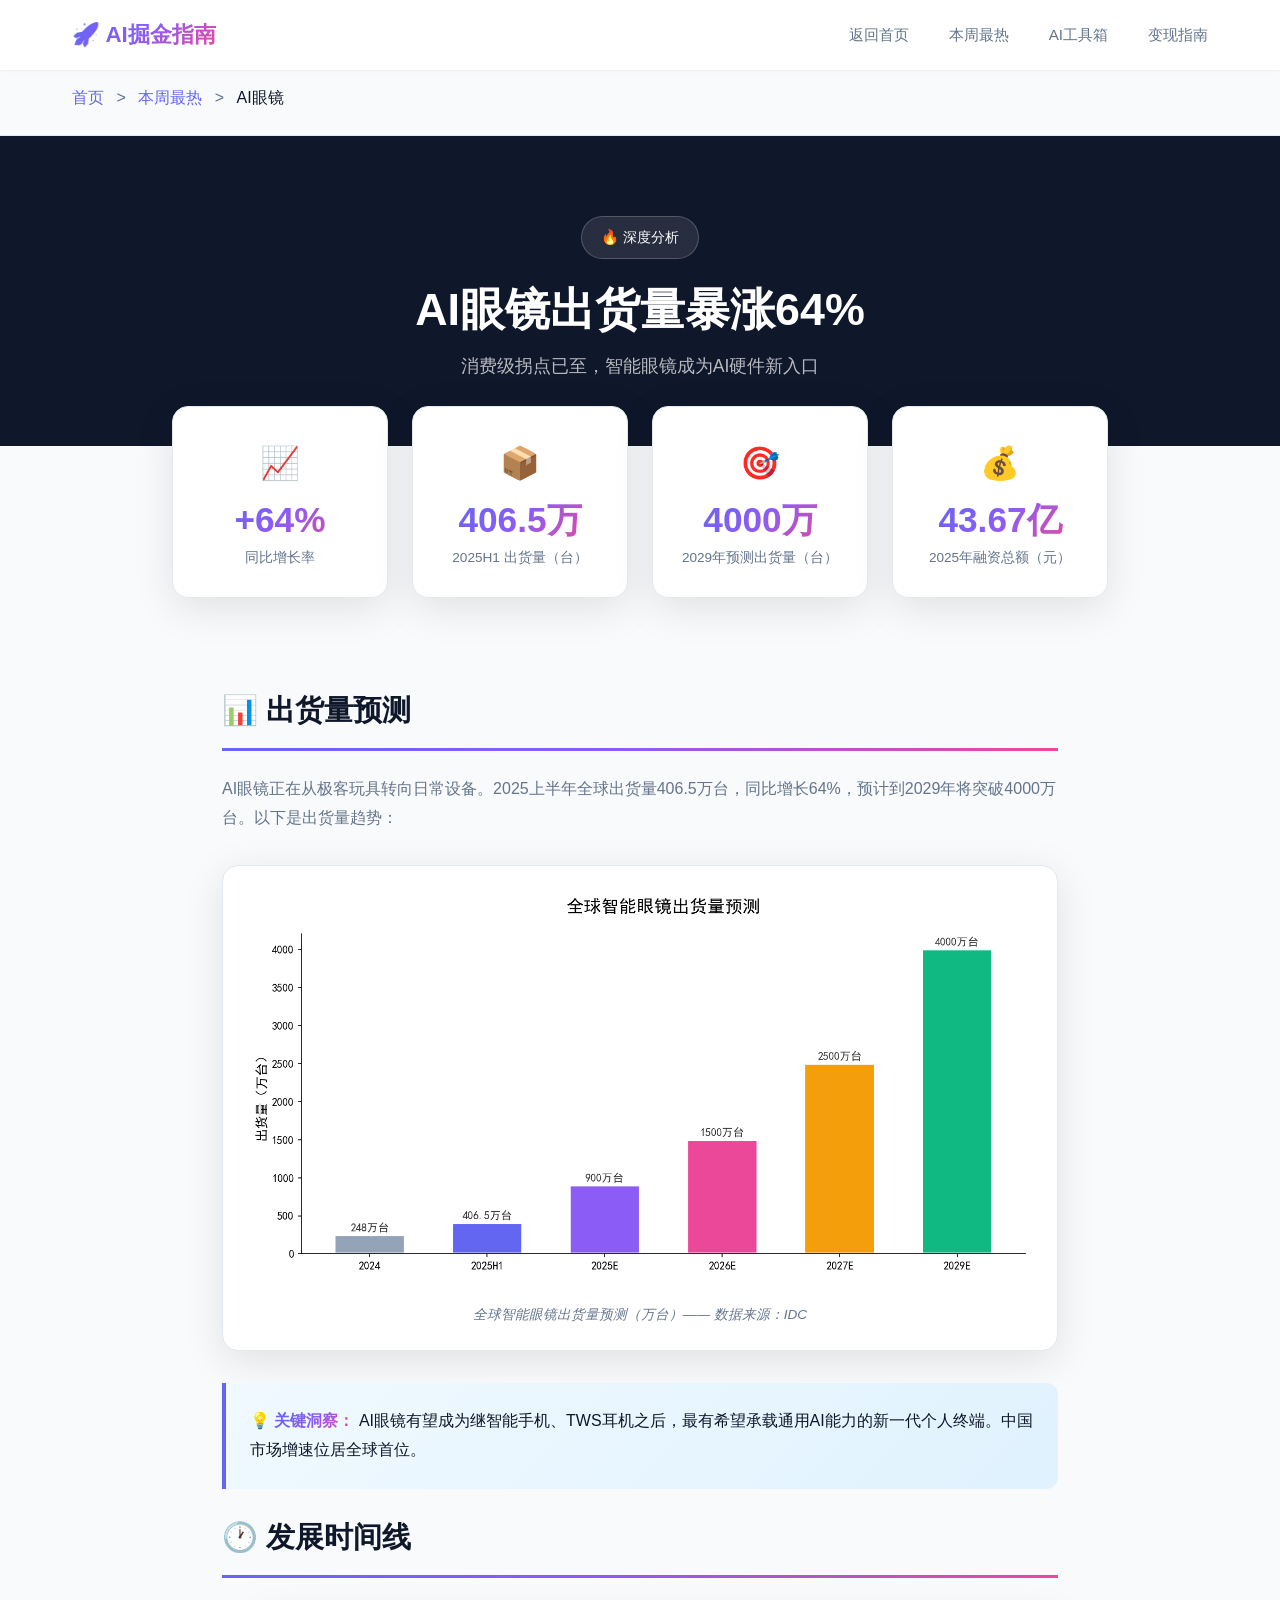
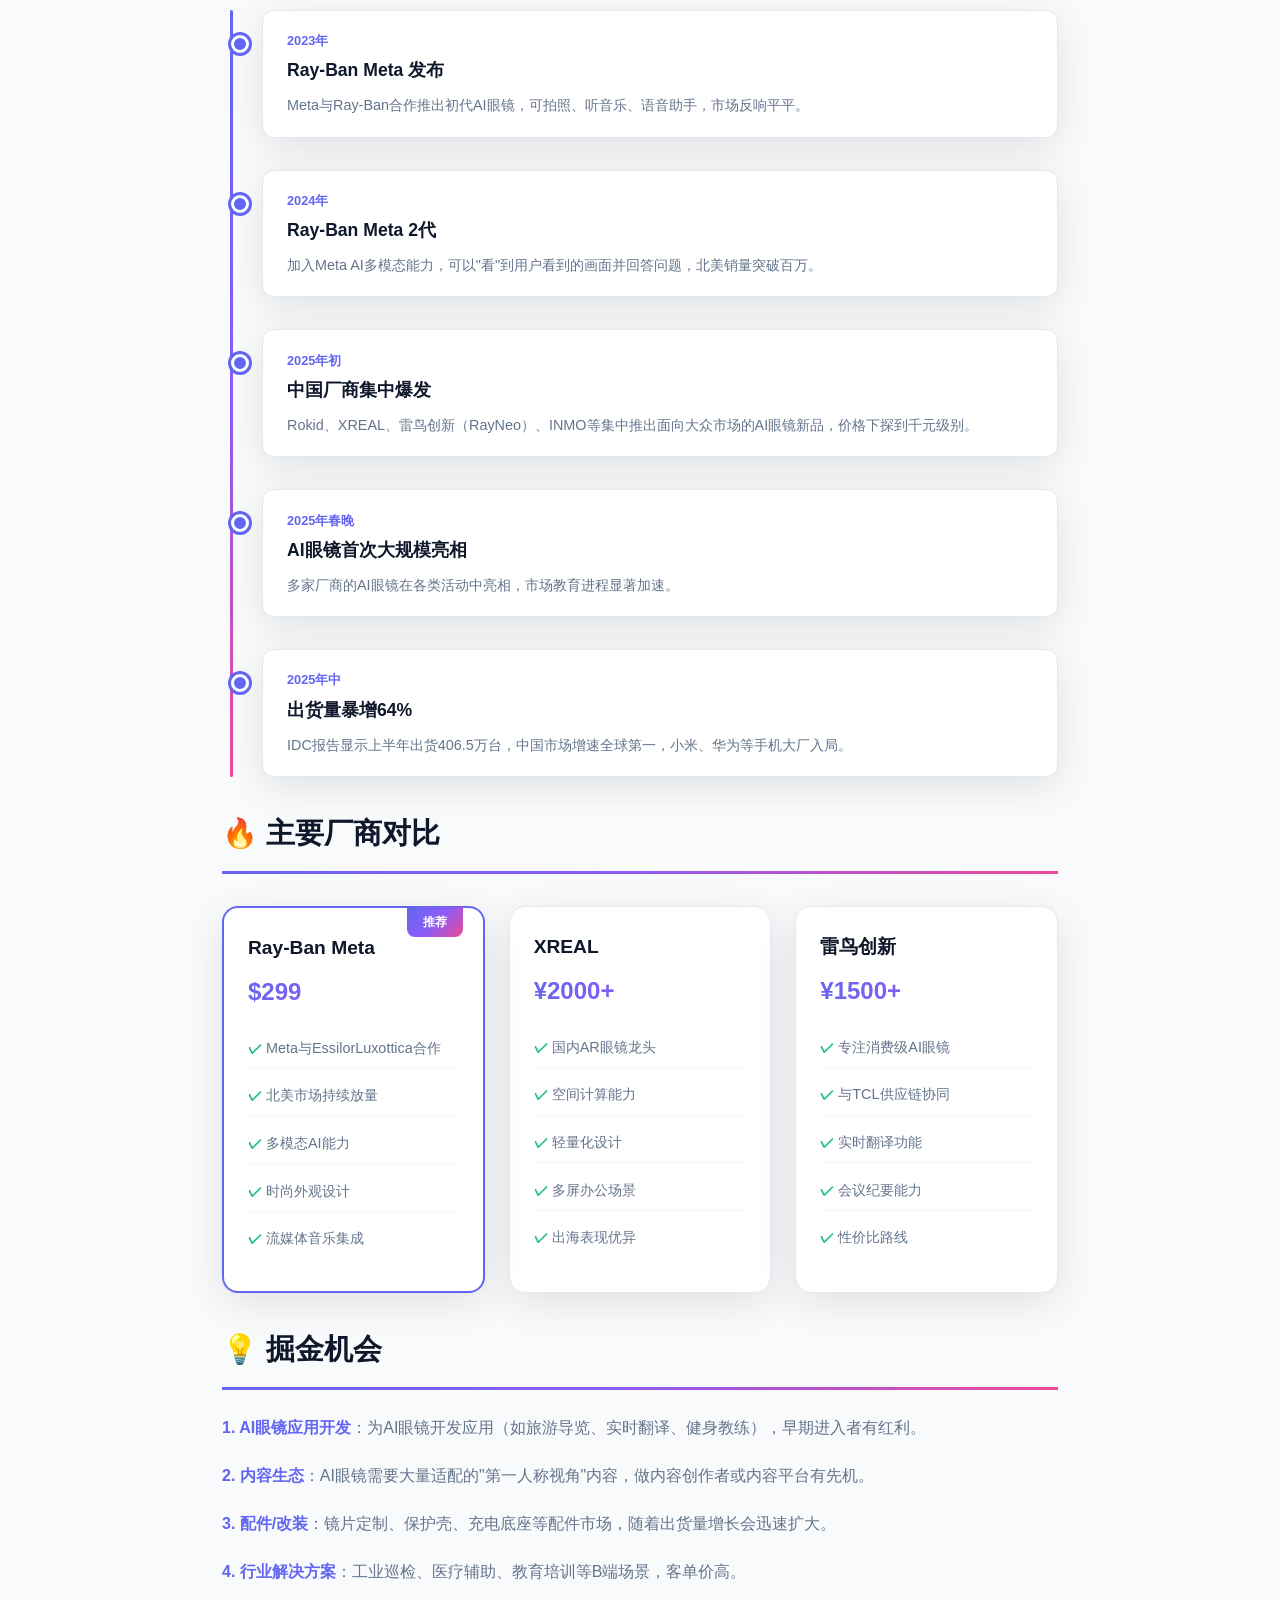
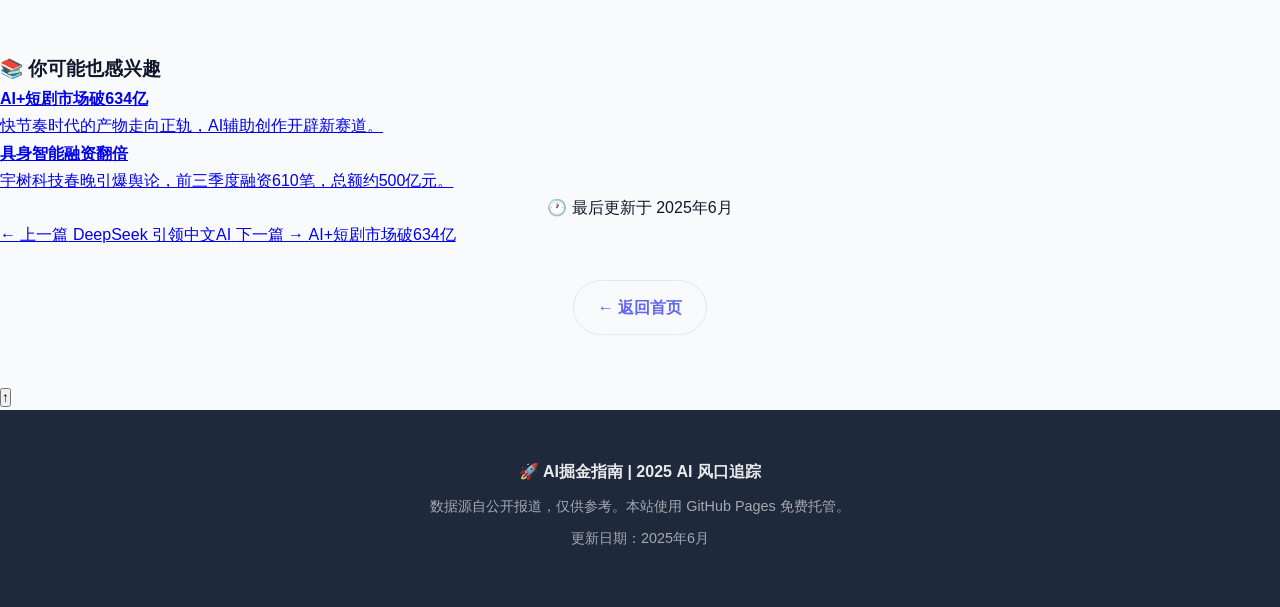
<file: detail-ai-glasses.html>
<!DOCTYPE html>
<html lang="zh-CN">
<head>
    <meta charset="UTF-8">
    <meta name="viewport" content="width=device-width, initial-scale=1.0">
    <title>AI眼镜 深度分析 | AI掘金指南</title>
    <meta name="description" content="2025上半年全球智能眼镜出货406.5万台，同比增长64%。Rokid、XREAL、雷鸟创新集中推新，价格下探到普通眼镜水平。">
    <meta property="og:title" content="AI眼镜 深度分析 | AI掘金指南">
    <meta property="og:description" content="2025上半年全球智能眼镜出货406.5万台，同比增长64%。Rokid、XREAL、雷鸟创新集中推新，价格下探到普通眼镜水平。">
    <meta property="og:type" content="article">
    <meta property="og:url" content="https://yourusername.github.io/detail-ai-glasses.html">
    <meta property="og:image" content="https://yourusername.github.io/og-image.png">
    <link rel="stylesheet" href="style.css">
</head>
<body>
    <header>
        <nav>
            <div class="logo">🚀 AI掘金指南</div>
            <ul class="nav-links">
                <li><a href="index.html">返回首页</a></li>
                <li><a href="index.html#hot">本周最热</a></li>
                <li><a href="index.html#tools">AI工具箱</a></li>
                <li><a href="index.html#money">变现指南</a></li>
            </ul>
        </nav>
    </header>
    <div class="breadcrumb">
        <div class="container">
            <a href="index.html">首页</a> <span>&gt;</span> <a href="index.html#hot">本周最热</a> <span>&gt;</span> AI眼镜
        </div>
    </div>
    <section class="detail-hero">
        <div class="hero-content">
            <div class="badge">🔥 深度分析</div>
            <h1>AI眼镜出货量暴涨64%</h1>
            <p>消费级拐点已至，智能眼镜成为AI硬件新入口</p>
        </div>
    </section>
    <div class="detail-stats-grid">
        <div class="detail-stat-card">
            <div class="detail-stat-icon">📈</div>
            <div class="detail-stat-value">+64%</div>
            <div class="detail-stat-label">同比增长率</div>
        </div>
        <div class="detail-stat-card">
            <div class="detail-stat-icon">📦</div>
            <div class="detail-stat-value">406.5万</div>
            <div class="detail-stat-label">2025H1 出货量（台）</div>
        </div>
        <div class="detail-stat-card">
            <div class="detail-stat-icon">🎯</div>
            <div class="detail-stat-value">4000万</div>
            <div class="detail-stat-label">2029年预测出货量（台）</div>
        </div>
        <div class="detail-stat-card">
            <div class="detail-stat-icon">💰</div>
            <div class="detail-stat-value">43.67亿</div>
            <div class="detail-stat-label">2025年融资总额（元）</div>
        </div>
    </div>
    <div class="detail-content">
        <h2>📊 出货量预测</h2>
        <p>AI眼镜正在从极客玩具转向日常设备。2025上半年全球出货量406.5万台，同比增长64%，预计到2029年将突破4000万台。以下是出货量趋势：</p>
    <div class="chart-container">
        <img src="chart-ai-glasses.png" alt="全球智能眼镜出货量预测（万台）—— 数据来源：IDC" loading="lazy">
        <div class="chart-caption">全球智能眼镜出货量预测（万台）—— 数据来源：IDC</div>
    </div>
        <div class="data-box">
            <p>💡 <strong>关键洞察：</strong> AI眼镜有望成为继智能手机、TWS耳机之后，最有希望承载通用AI能力的新一代个人终端。中国市场增速位居全球首位。</p>
        </div>

        <h2>🕐 发展时间线</h2>
        <div class="timeline">
            <div class="timeline-item">
                <div class="timeline-date">2023年</div>
                <h4>Ray-Ban Meta 发布</h4>
                <p>Meta与Ray-Ban合作推出初代AI眼镜，可拍照、听音乐、语音助手，市场反响平平。</p>
            </div>
            <div class="timeline-item">
                <div class="timeline-date">2024年</div>
                <h4>Ray-Ban Meta 2代</h4>
                <p>加入Meta AI多模态能力，可以"看"到用户看到的画面并回答问题，北美销量突破百万。</p>
            </div>
            <div class="timeline-item">
                <div class="timeline-date">2025年初</div>
                <h4>中国厂商集中爆发</h4>
                <p>Rokid、XREAL、雷鸟创新（RayNeo）、INMO等集中推出面向大众市场的AI眼镜新品，价格下探到千元级别。</p>
            </div>
            <div class="timeline-item">
                <div class="timeline-date">2025年春晚</div>
                <h4>AI眼镜首次大规模亮相</h4>
                <p>多家厂商的AI眼镜在各类活动中亮相，市场教育进程显著加速。</p>
            </div>
            <div class="timeline-item">
                <div class="timeline-date">2025年中</div>
                <h4>出货量暴增64%</h4>
                <p>IDC报告显示上半年出货406.5万台，中国市场增速全球第一，小米、华为等手机大厂入局。</p>
            </div>
        </div>

        <h2>🔥 主要厂商对比</h2>
        <div class="compare-grid">
            <div class="compare-card featured">
                <h4>Ray-Ban Meta</h4>
                <div class="compare-price">$299</div>
                <ul>
                    <li>Meta与EssilorLuxottica合作</li>
                    <li>北美市场持续放量</li>
                    <li>多模态AI能力</li>
                    <li>时尚外观设计</li>
                    <li>流媒体音乐集成</li>
                </ul>
            </div>
            <div class="compare-card">
                <h4>XREAL</h4>
                <div class="compare-price">¥2000+</div>
                <ul>
                    <li>国内AR眼镜龙头</li>
                    <li>空间计算能力</li>
                    <li>轻量化设计</li>
                    <li>多屏办公场景</li>
                    <li>出海表现优异</li>
                </ul>
            </div>
            <div class="compare-card">
                <h4>雷鸟创新</h4>
                <div class="compare-price">¥1500+</div>
                <ul>
                    <li>专注消费级AI眼镜</li>
                    <li>与TCL供应链协同</li>
                    <li>实时翻译功能</li>
                    <li>会议纪要能力</li>
                    <li>性价比路线</li>
                </ul>
            </div>
        </div>

        <h2>💡 掘金机会</h2>
        <p><strong>1. AI眼镜应用开发</strong>：为AI眼镜开发应用（如旅游导览、实时翻译、健身教练），早期进入者有红利。</p>
        <p><strong>2. 内容生态</strong>：AI眼镜需要大量适配的"第一人称视角"内容，做内容创作者或内容平台有先机。</p>
        <p><strong>3. 配件/改装</strong>：镜片定制、保护壳、充电底座等配件市场，随着出货量增长会迅速扩大。</p>
        <p><strong>4. 行业解决方案</strong>：工业巡检、医疗辅助、教育培训等B端场景，客单价高。</p>
    </div>

    <div class="related-reads">
        <h3>📚 你可能也感兴趣</h3>
        <div class="related-grid">
            <a href="detail-ai-content.html" class="related-card">
                <h4>AI+短剧市场破634亿</h4>
                <p>快节奏时代的产物走向正轨，AI辅助创作开辟新赛道。</p>
            </a>
            <a href="detail-embodied.html" class="related-card">
                <h4>具身智能融资翻倍</h4>
                <p>宇树科技春晚引爆舆论，前三季度融资610笔，总额约500亿元。</p>
            </a>
        </div>
    </div>

    <div style="text-align: center;">
        <span class="update-time">🕐 最后更新于 2025年6月</span>
    </div>

    <div class="nav-page">
        <a href="detail-deepseek.html">
            <span>
                <span class="nav-page-label">← 上一篇</span>
                <span class="nav-page-title">DeepSeek 引领中文AI</span>
            </span>
        </a>
        <a href="detail-ai-content.html">
            <span>
                <span class="nav-page-label">下一篇 →</span>
                <span class="nav-page-title">AI+短剧市场破634亿</span>
            </span>
        </a>
    </div>

    <div class="detail-content" style="text-align: center; padding-top: 2rem;">
        <a href="index.html" class="back-btn">← 返回首页</a>
    </div>

    <button class="back-to-top" id="backToTop" onclick="window.scrollTo({top: 0, behavior: 'smooth'})">↑</button>
    <script>
        const btn = document.getElementById('backToTop');
        window.addEventListener('scroll', () => {
            btn.classList.toggle('visible', window.scrollY > 400);
        });
    </script>

    <footer>
        <div class="container">
            <p>🚀 AI掘金指南 | 2025 AI 风口追踪</p>
            <p>数据源自公开报道，仅供参考。本站使用 GitHub Pages 免费托管。</p>
            <p>更新日期：2025年6月</p>
        </div>
    </footer>
</body>
</html>
</file>
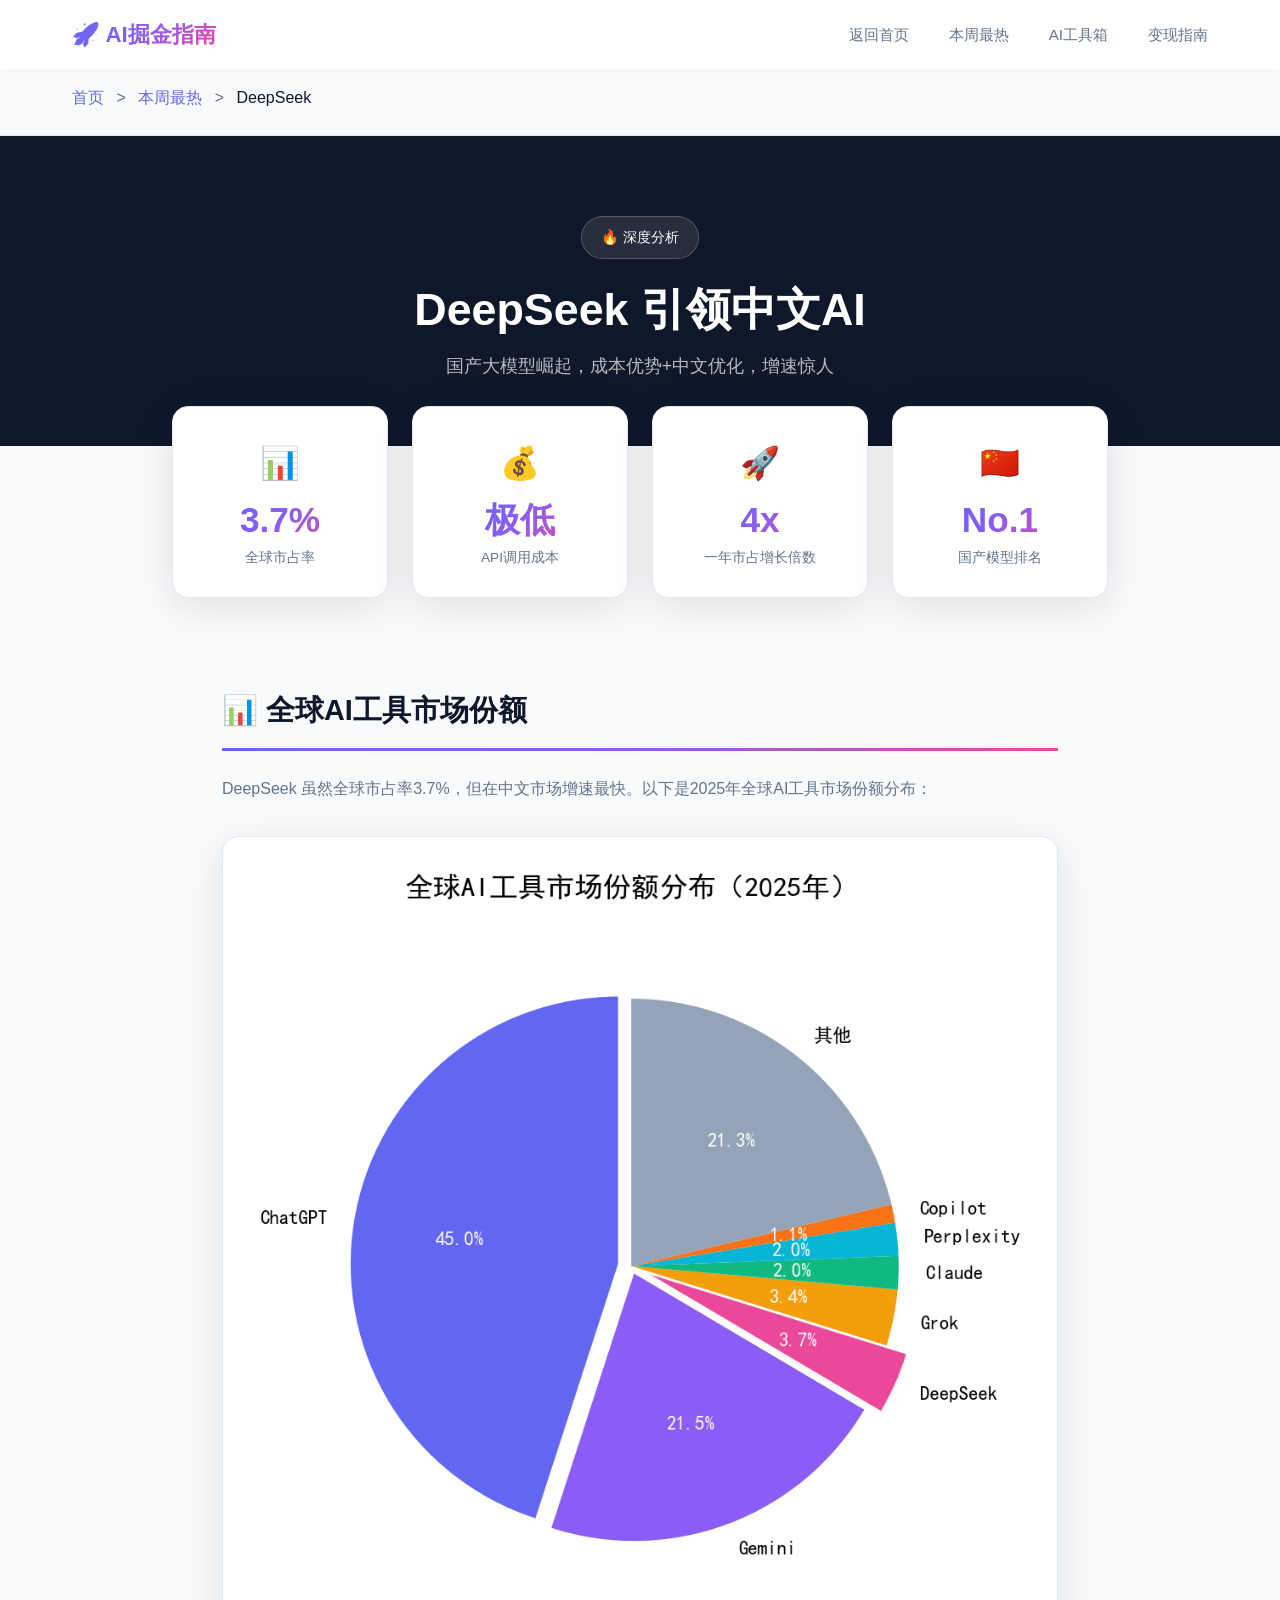
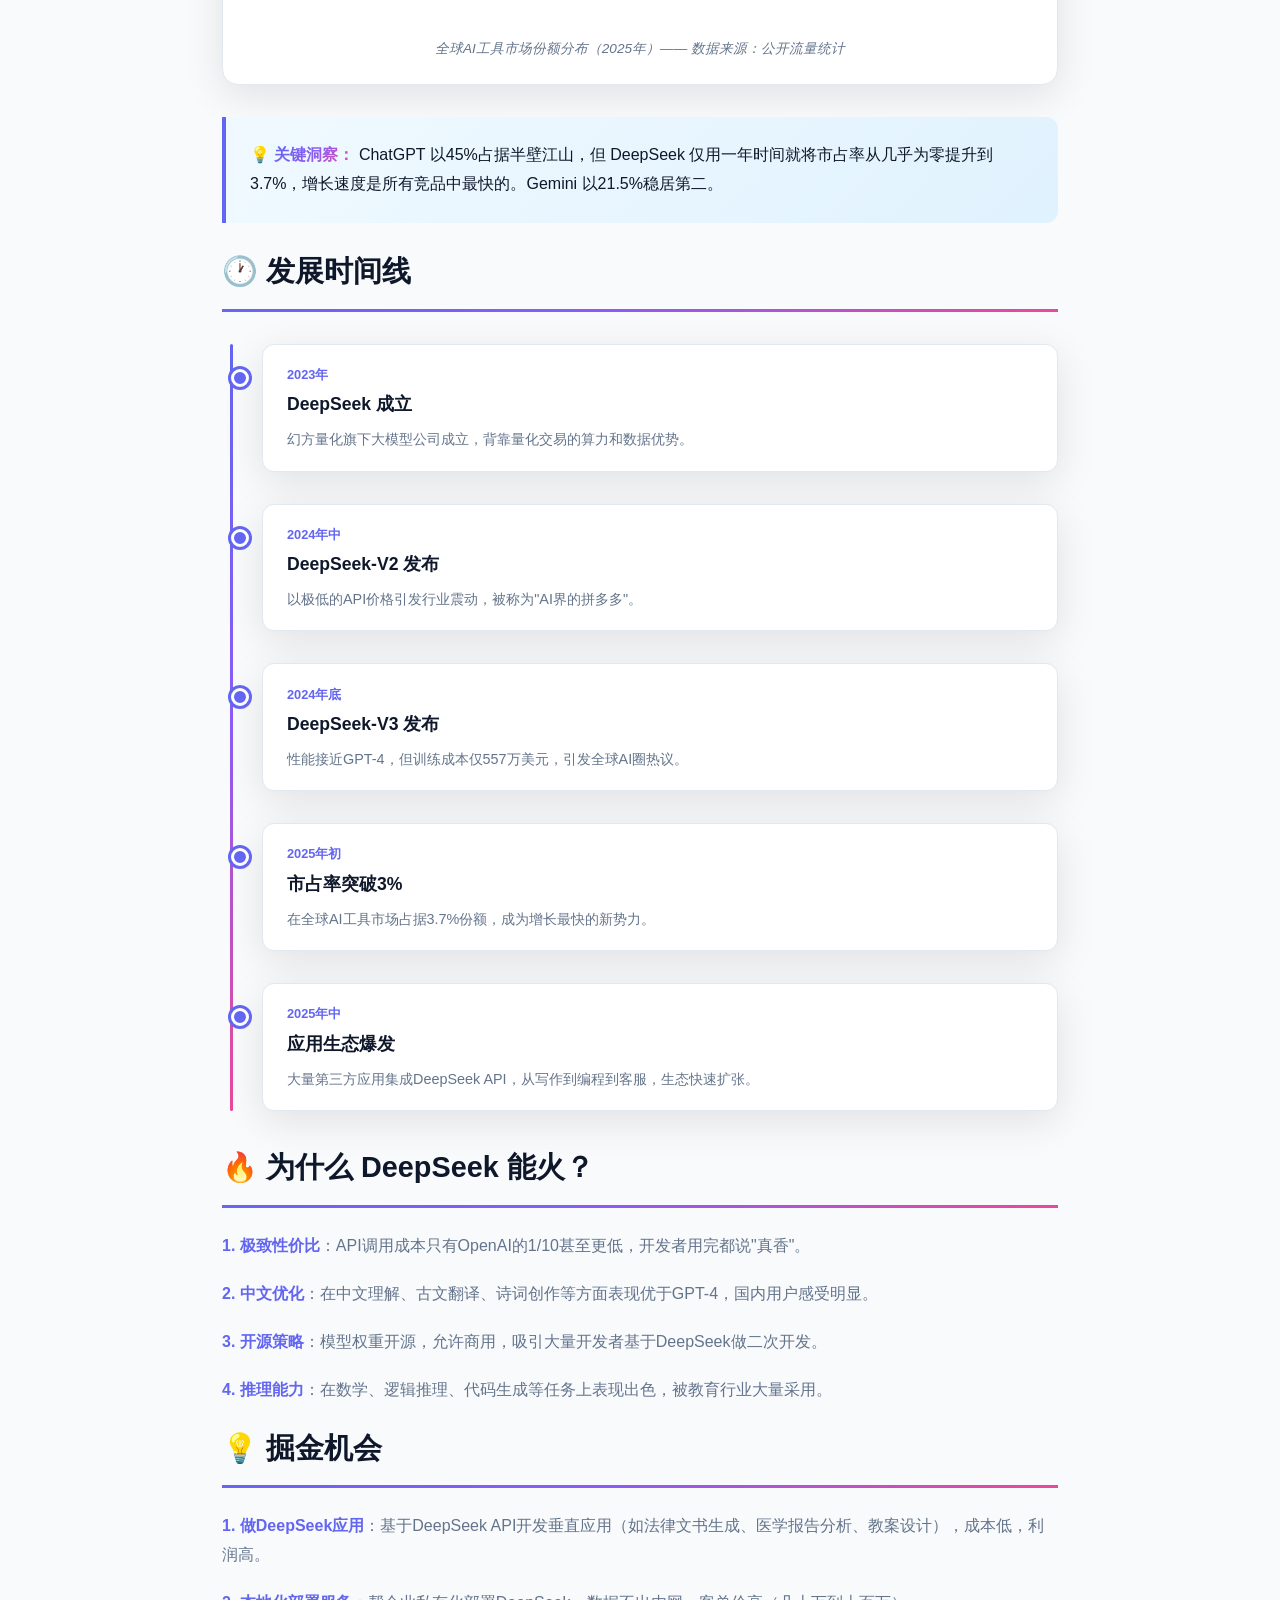
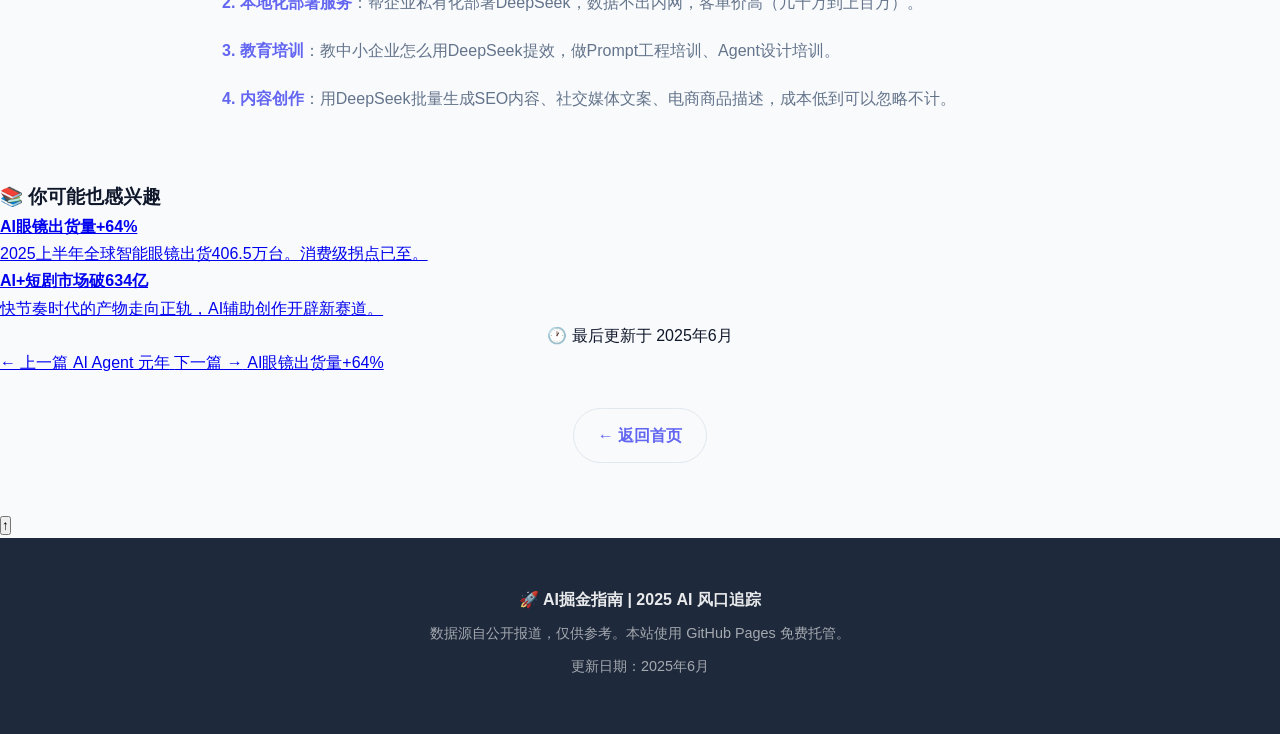
<file: detail-deepseek.html>
<!DOCTYPE html>
<html lang="zh-CN">
<head>
    <meta charset="UTF-8">
    <meta name="viewport" content="width=device-width, initial-scale=1.0">
    <title>DeepSeek 深度分析 | AI掘金指南</title>
    <meta name="description" content="国产大模型DeepSeek市占率突破3.7%，主打成本优势与中文用户在地化。从"会不会用AI"变成"会用几种AI组合进工作流"。">
    <meta property="og:title" content="DeepSeek 深度分析 | AI掘金指南">
    <meta property="og:description" content="国产大模型DeepSeek市占率突破3.7%，主打成本优势与中文用户在地化。从会不会用AI变成会用几种AI组合进工作流。">
    <meta property="og:type" content="article">
    <meta property="og:url" content="https://yourusername.github.io/detail-deepseek.html">
    <meta property="og:image" content="https://yourusername.github.io/og-image.png">
    <link rel="stylesheet" href="style.css">
</head>
<body>
    <header>
        <nav>
            <div class="logo">🚀 AI掘金指南</div>
            <ul class="nav-links">
                <li><a href="index.html">返回首页</a></li>
                <li><a href="index.html#hot">本周最热</a></li>
                <li><a href="index.html#tools">AI工具箱</a></li>
                <li><a href="index.html#money">变现指南</a></li>
            </ul>
        </nav>
    </header>
    <div class="breadcrumb">
        <div class="container">
            <a href="index.html">首页</a> <span>&gt;</span> <a href="index.html#hot">本周最热</a> <span>&gt;</span> DeepSeek
        </div>
    </div>
    <section class="detail-hero">
        <div class="hero-content">
            <div class="badge">🔥 深度分析</div>
            <h1>DeepSeek 引领中文AI</h1>
            <p>国产大模型崛起，成本优势+中文优化，增速惊人</p>
        </div>
    </section>
    <div class="detail-stats-grid">
        <div class="detail-stat-card">
            <div class="detail-stat-icon">📊</div>
            <div class="detail-stat-value">3.7%</div>
            <div class="detail-stat-label">全球市占率</div>
        </div>
        <div class="detail-stat-card">
            <div class="detail-stat-icon">💰</div>
            <div class="detail-stat-value">极低</div>
            <div class="detail-stat-label">API调用成本</div>
        </div>
        <div class="detail-stat-card">
            <div class="detail-stat-icon">🚀</div>
            <div class="detail-stat-value">4x</div>
            <div class="detail-stat-label">一年市占增长倍数</div>
        </div>
        <div class="detail-stat-card">
            <div class="detail-stat-icon">🇨🇳</div>
            <div class="detail-stat-value">No.1</div>
            <div class="detail-stat-label">国产模型排名</div>
        </div>
    </div>
    <div class="detail-content">
        <h2>📊 全球AI工具市场份额</h2>
        <p>DeepSeek 虽然全球市占率3.7%，但在中文市场增速最快。以下是2025年全球AI工具市场份额分布：</p>
    <div class="chart-container">
        <img src="chart-market-share.png" alt="全球AI工具市场份额分布（2025年）—— 数据来源：公开流量统计" loading="lazy">
        <div class="chart-caption">全球AI工具市场份额分布（2025年）—— 数据来源：公开流量统计</div>
    </div>
        <div class="data-box">
            <p>💡 <strong>关键洞察：</strong> ChatGPT 以45%占据半壁江山，但 DeepSeek 仅用一年时间就将市占率从几乎为零提升到3.7%，增长速度是所有竞品中最快的。Gemini 以21.5%稳居第二。</p>
        </div>

        <h2>🕐 发展时间线</h2>
        <div class="timeline">
            <div class="timeline-item">
                <div class="timeline-date">2023年</div>
                <h4>DeepSeek 成立</h4>
                <p>幻方量化旗下大模型公司成立，背靠量化交易的算力和数据优势。</p>
            </div>
            <div class="timeline-item">
                <div class="timeline-date">2024年中</div>
                <h4>DeepSeek-V2 发布</h4>
                <p>以极低的API价格引发行业震动，被称为"AI界的拼多多"。</p>
            </div>
            <div class="timeline-item">
                <div class="timeline-date">2024年底</div>
                <h4>DeepSeek-V3 发布</h4>
                <p>性能接近GPT-4，但训练成本仅557万美元，引发全球AI圈热议。</p>
            </div>
            <div class="timeline-item">
                <div class="timeline-date">2025年初</div>
                <h4>市占率突破3%</h4>
                <p>在全球AI工具市场占据3.7%份额，成为增长最快的新势力。</p>
            </div>
            <div class="timeline-item">
                <div class="timeline-date">2025年中</div>
                <h4>应用生态爆发</h4>
                <p>大量第三方应用集成DeepSeek API，从写作到编程到客服，生态快速扩张。</p>
            </div>
        </div>

        <h2>🔥 为什么 DeepSeek 能火？</h2>
        <p><strong>1. 极致性价比</strong>：API调用成本只有OpenAI的1/10甚至更低，开发者用完都说"真香"。</p>
        <p><strong>2. 中文优化</strong>：在中文理解、古文翻译、诗词创作等方面表现优于GPT-4，国内用户感受明显。</p>
        <p><strong>3. 开源策略</strong>：模型权重开源，允许商用，吸引大量开发者基于DeepSeek做二次开发。</p>
        <p><strong>4. 推理能力</strong>：在数学、逻辑推理、代码生成等任务上表现出色，被教育行业大量采用。</p>

        <h2>💡 掘金机会</h2>
        <p><strong>1. 做DeepSeek应用</strong>：基于DeepSeek API开发垂直应用（如法律文书生成、医学报告分析、教案设计），成本低，利润高。</p>
        <p><strong>2. 本地化部署服务</strong>：帮企业私有化部署DeepSeek，数据不出内网，客单价高（几十万到上百万）。</p>
        <p><strong>3. 教育培训</strong>：教中小企业怎么用DeepSeek提效，做Prompt工程培训、Agent设计培训。</p>
        <p><strong>4. 内容创作</strong>：用DeepSeek批量生成SEO内容、社交媒体文案、电商商品描述，成本低到可以忽略不计。</p>
    </div>

    <div class="related-reads">
        <h3>📚 你可能也感兴趣</h3>
        <div class="related-grid">
            <a href="detail-ai-glasses.html" class="related-card">
                <h4>AI眼镜出货量+64%</h4>
                <p>2025上半年全球智能眼镜出货406.5万台。消费级拐点已至。</p>
            </a>
            <a href="detail-ai-content.html" class="related-card">
                <h4>AI+短剧市场破634亿</h4>
                <p>快节奏时代的产物走向正轨，AI辅助创作开辟新赛道。</p>
            </a>
        </div>
    </div>

    <div style="text-align: center;">
        <span class="update-time">🕐 最后更新于 2025年6月</span>
    </div>

    <div class="nav-page">
        <a href="detail-ai-agent.html">
            <span>
                <span class="nav-page-label">← 上一篇</span>
                <span class="nav-page-title">AI Agent 元年</span>
            </span>
        </a>
        <a href="detail-ai-glasses.html">
            <span>
                <span class="nav-page-label">下一篇 →</span>
                <span class="nav-page-title">AI眼镜出货量+64%</span>
            </span>
        </a>
    </div>

    <div class="detail-content" style="text-align: center; padding-top: 2rem;">
        <a href="index.html" class="back-btn">← 返回首页</a>
    </div>

    <button class="back-to-top" id="backToTop" onclick="window.scrollTo({top: 0, behavior: 'smooth'})">↑</button>
    <script>
        const btn = document.getElementById('backToTop');
        window.addEventListener('scroll', () => {
            btn.classList.toggle('visible', window.scrollY > 400);
        });
    </script>

    <footer>
        <div class="container">
            <p>🚀 AI掘金指南 | 2025 AI 风口追踪</p>
            <p>数据源自公开报道，仅供参考。本站使用 GitHub Pages 免费托管。</p>
            <p>更新日期：2025年6月</p>
        </div>
    </footer>
</body>
</html>
</file>
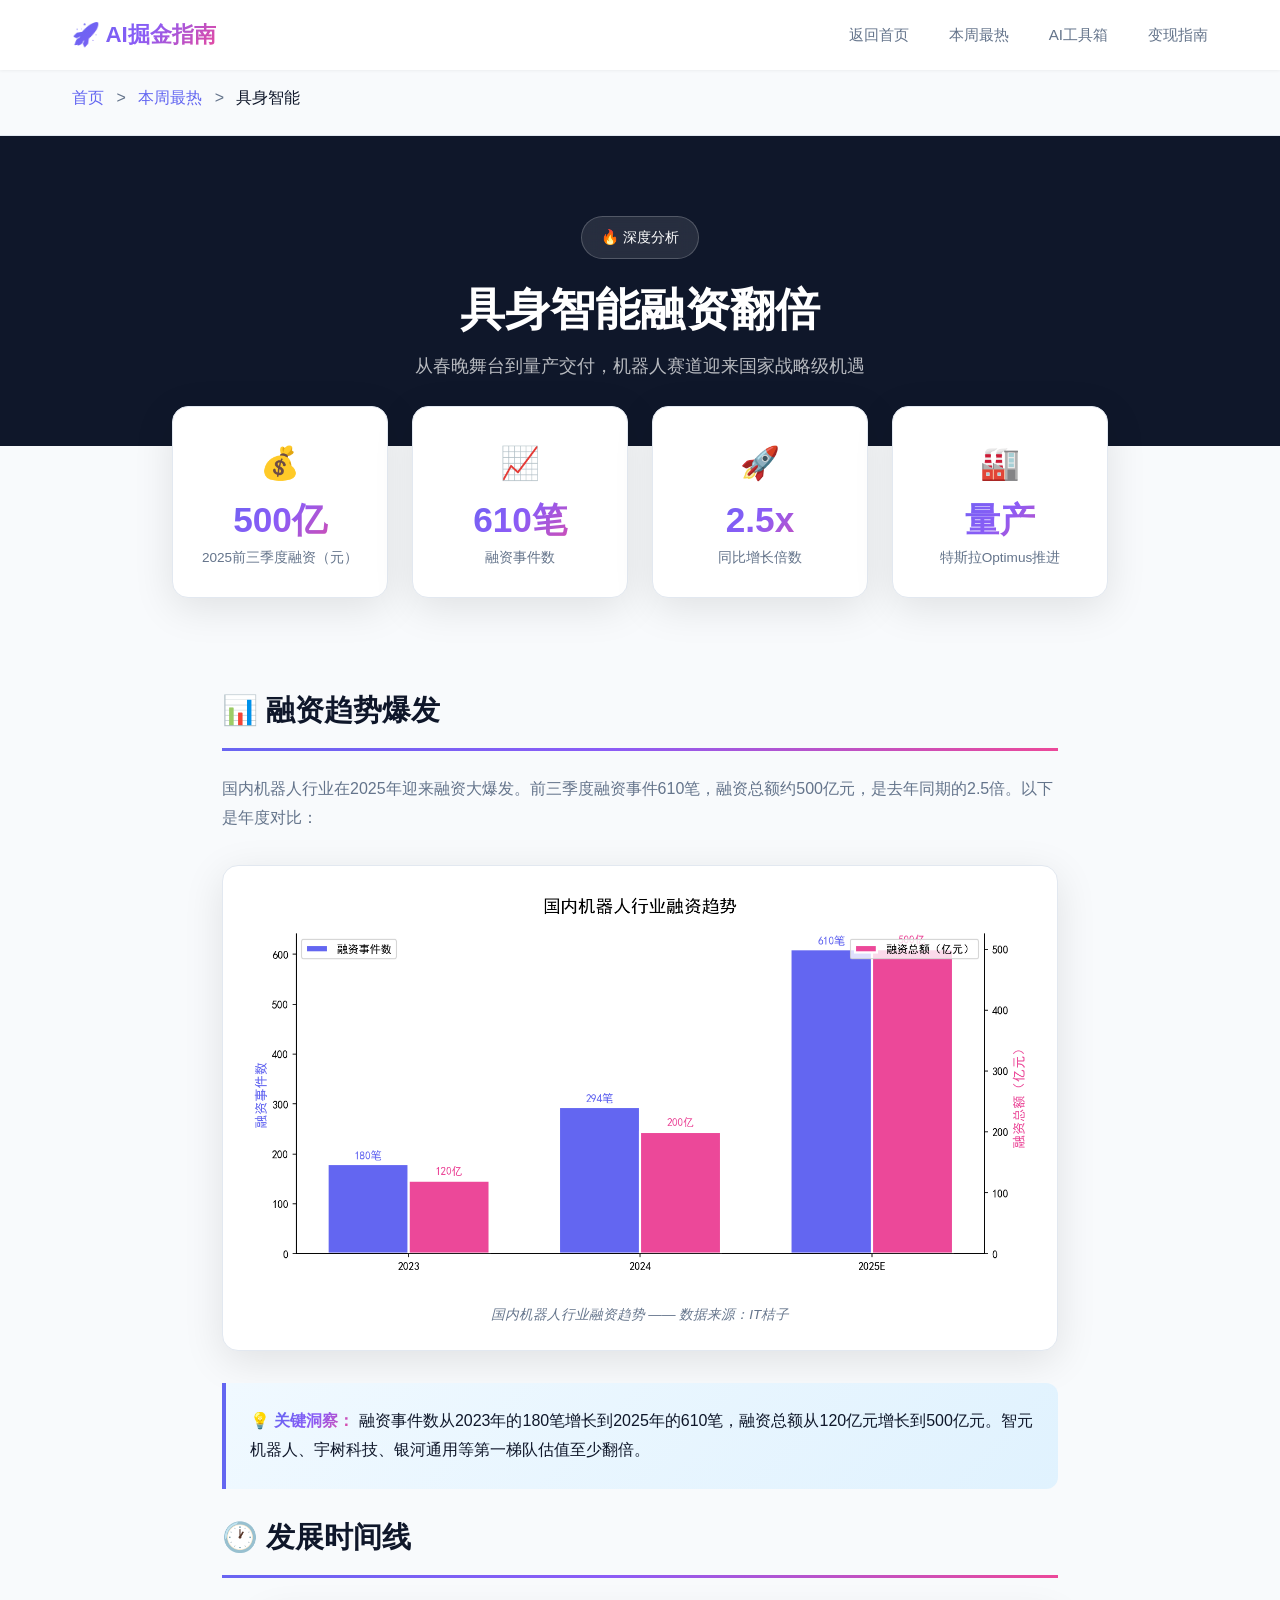
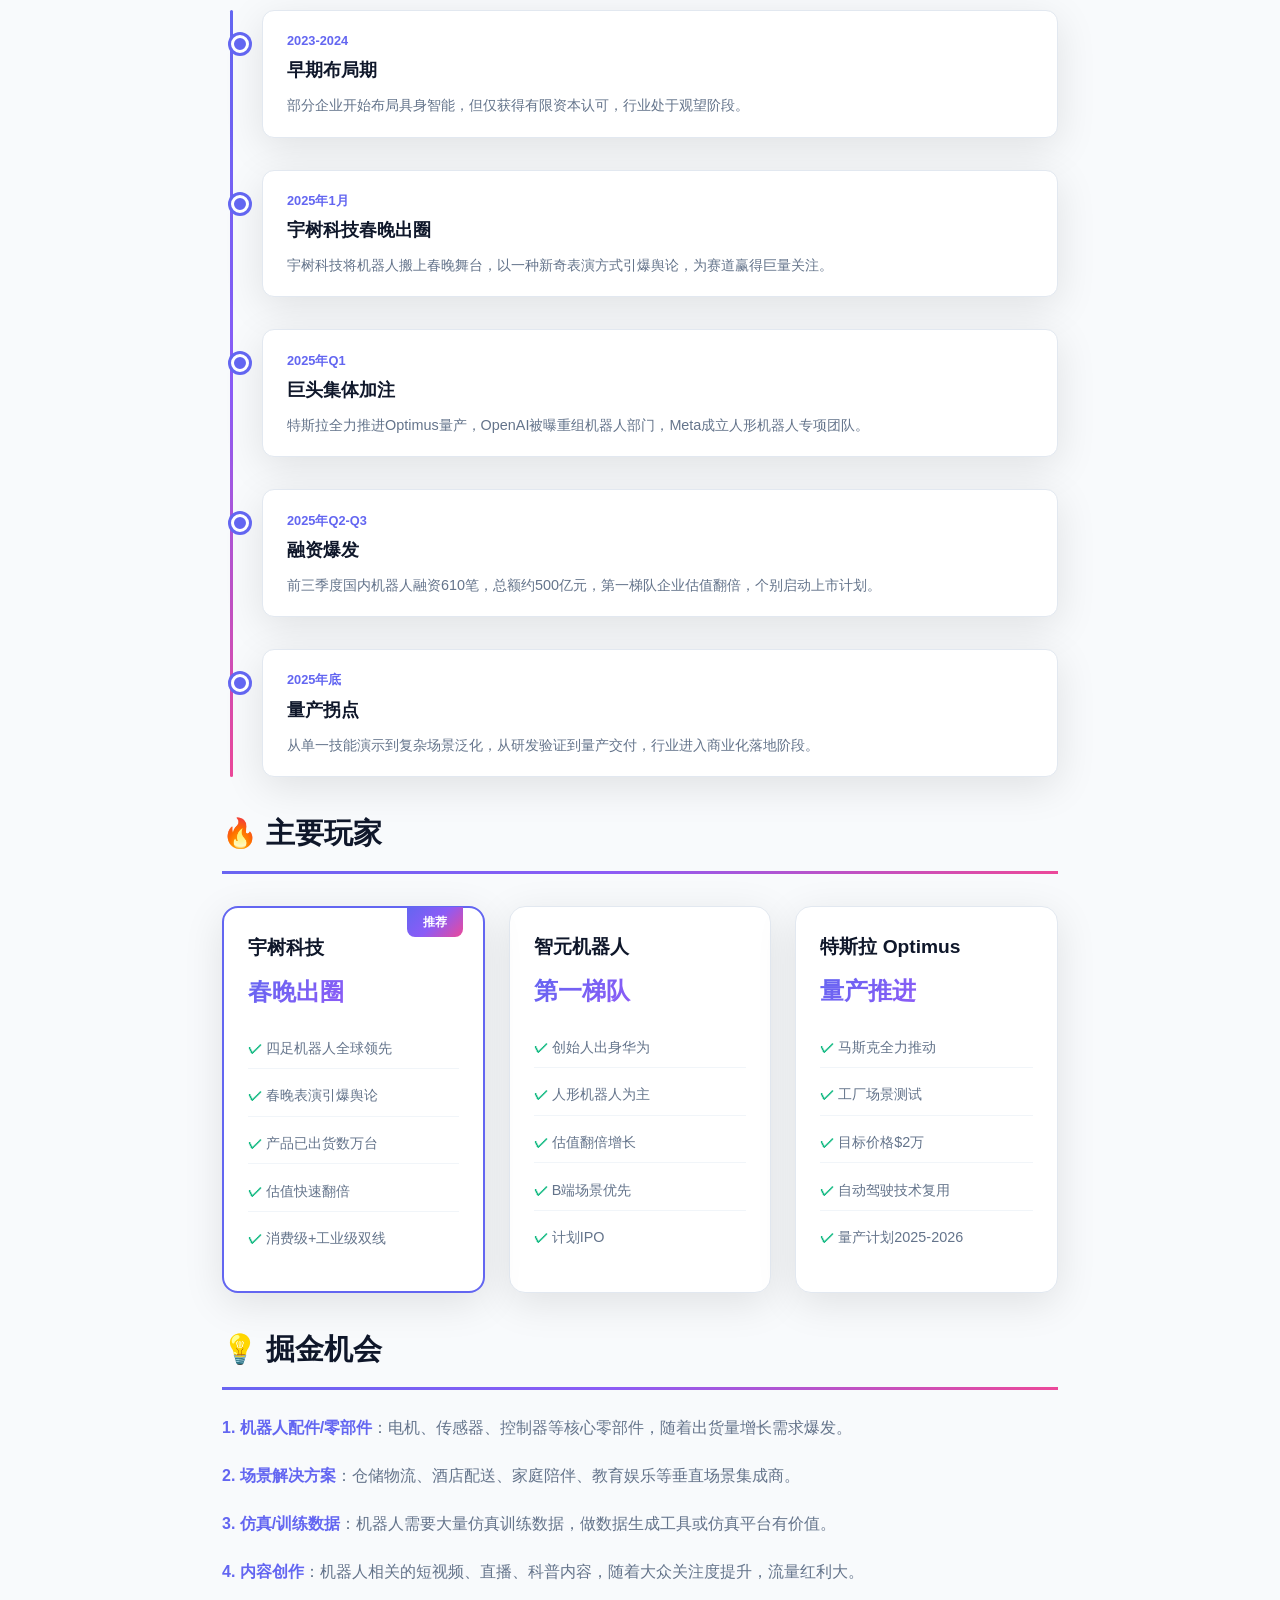
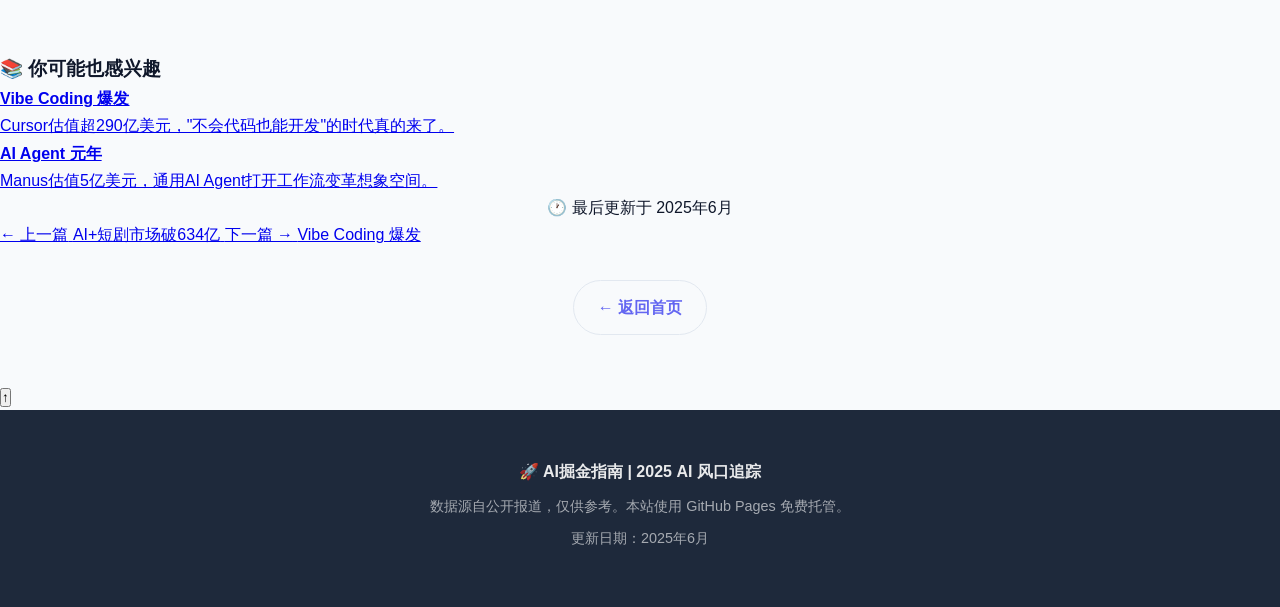
<file: detail-embodied.html>
<!DOCTYPE html>
<html lang="zh-CN">
<head>
    <meta charset="UTF-8">
    <meta name="viewport" content="width=device-width, initial-scale=1.0">
    <title>具身智能 深度分析 | AI掘金指南</title>
    <meta name="description" content="宇树科技春晚引爆舆论，前三季度国内机器人融资610笔，总额约500亿元，是去年2.5倍。具身智能公司估值至少翻倍。">
    <meta property="og:title" content="具身智能 深度分析 | AI掘金指南">
    <meta property="og:description" content="宇树科技春晚引爆舆论，前三季度国内机器人融资610笔，总额约500亿元，是去年2.5倍。具身智能公司估值至少翻倍。">
    <meta property="og:type" content="article">
    <meta property="og:url" content="https://yourusername.github.io/detail-embodied.html">
    <meta property="og:image" content="https://yourusername.github.io/og-image.png">
    <link rel="stylesheet" href="style.css">
</head>
<body>
    <header>
        <nav>
            <div class="logo">🚀 AI掘金指南</div>
            <ul class="nav-links">
                <li><a href="index.html">返回首页</a></li>
                <li><a href="index.html#hot">本周最热</a></li>
                <li><a href="index.html#tools">AI工具箱</a></li>
                <li><a href="index.html#money">变现指南</a></li>
            </ul>
        </nav>
    </header>
    <div class="breadcrumb">
        <div class="container">
            <a href="index.html">首页</a> <span>&gt;</span> <a href="index.html#hot">本周最热</a> <span>&gt;</span> 具身智能
        </div>
    </div>
    <section class="detail-hero">
        <div class="hero-content">
            <div class="badge">🔥 深度分析</div>
            <h1>具身智能融资翻倍</h1>
            <p>从春晚舞台到量产交付，机器人赛道迎来国家战略级机遇</p>
        </div>
    </section>
    <div class="detail-stats-grid">
        <div class="detail-stat-card">
            <div class="detail-stat-icon">💰</div>
            <div class="detail-stat-value">500亿</div>
            <div class="detail-stat-label">2025前三季度融资（元）</div>
        </div>
        <div class="detail-stat-card">
            <div class="detail-stat-icon">📈</div>
            <div class="detail-stat-value">610笔</div>
            <div class="detail-stat-label">融资事件数</div>
        </div>
        <div class="detail-stat-card">
            <div class="detail-stat-icon">🚀</div>
            <div class="detail-stat-value">2.5x</div>
            <div class="detail-stat-label">同比增长倍数</div>
        </div>
        <div class="detail-stat-card">
            <div class="detail-stat-icon">🏭</div>
            <div class="detail-stat-value">量产</div>
            <div class="detail-stat-label">特斯拉Optimus推进</div>
        </div>
    </div>
    <div class="detail-content">
        <h2>📊 融资趋势爆发</h2>
        <p>国内机器人行业在2025年迎来融资大爆发。前三季度融资事件610笔，融资总额约500亿元，是去年同期的2.5倍。以下是年度对比：</p>
    <div class="chart-container">
        <img src="chart-robot-funding.png" alt="国内机器人行业融资趋势 —— 数据来源：IT桔子" loading="lazy">
        <div class="chart-caption">国内机器人行业融资趋势 —— 数据来源：IT桔子</div>
    </div>
        <div class="data-box">
            <p>💡 <strong>关键洞察：</strong> 融资事件数从2023年的180笔增长到2025年的610笔，融资总额从120亿元增长到500亿元。智元机器人、宇树科技、银河通用等第一梯队估值至少翻倍。</p>
        </div>

        <h2>🕐 发展时间线</h2>
        <div class="timeline">
            <div class="timeline-item">
                <div class="timeline-date">2023-2024</div>
                <h4>早期布局期</h4>
                <p>部分企业开始布局具身智能，但仅获得有限资本认可，行业处于观望阶段。</p>
            </div>
            <div class="timeline-item">
                <div class="timeline-date">2025年1月</div>
                <h4>宇树科技春晚出圈</h4>
                <p>宇树科技将机器人搬上春晚舞台，以一种新奇表演方式引爆舆论，为赛道赢得巨量关注。</p>
            </div>
            <div class="timeline-item">
                <div class="timeline-date">2025年Q1</div>
                <h4>巨头集体加注</h4>
                <p>特斯拉全力推进Optimus量产，OpenAI被曝重组机器人部门，Meta成立人形机器人专项团队。</p>
            </div>
            <div class="timeline-item">
                <div class="timeline-date">2025年Q2-Q3</div>
                <h4>融资爆发</h4>
                <p>前三季度国内机器人融资610笔，总额约500亿元，第一梯队企业估值翻倍，个别启动上市计划。</p>
            </div>
            <div class="timeline-item">
                <div class="timeline-date">2025年底</div>
                <h4>量产拐点</h4>
                <p>从单一技能演示到复杂场景泛化，从研发验证到量产交付，行业进入商业化落地阶段。</p>
            </div>
        </div>

        <h2>🔥 主要玩家</h2>
        <div class="compare-grid">
            <div class="compare-card featured">
                <h4>宇树科技</h4>
                <div class="compare-price">春晚出圈</div>
                <ul>
                    <li>四足机器人全球领先</li>
                    <li>春晚表演引爆舆论</li>
                    <li>产品已出货数万台</li>
                    <li>估值快速翻倍</li>
                    <li>消费级+工业级双线</li>
                </ul>
            </div>
            <div class="compare-card">
                <h4>智元机器人</h4>
                <div class="compare-price">第一梯队</div>
                <ul>
                    <li>创始人出身华为</li>
                    <li>人形机器人为主</li>
                    <li>估值翻倍增长</li>
                    <li>B端场景优先</li>
                    <li>计划IPO</li>
                </ul>
            </div>
            <div class="compare-card">
                <h4>特斯拉 Optimus</h4>
                <div class="compare-price">量产推进</div>
                <ul>
                    <li>马斯克全力推动</li>
                    <li>工厂场景测试</li>
                    <li>目标价格$2万</li>
                    <li>自动驾驶技术复用</li>
                    <li>量产计划2025-2026</li>
                </ul>
            </div>
        </div>

        <h2>💡 掘金机会</h2>
        <p><strong>1. 机器人配件/零部件</strong>：电机、传感器、控制器等核心零部件，随着出货量增长需求爆发。</p>
        <p><strong>2. 场景解决方案</strong>：仓储物流、酒店配送、家庭陪伴、教育娱乐等垂直场景集成商。</p>
        <p><strong>3. 仿真/训练数据</strong>：机器人需要大量仿真训练数据，做数据生成工具或仿真平台有价值。</p>
        <p><strong>4. 内容创作</strong>：机器人相关的短视频、直播、科普内容，随着大众关注度提升，流量红利大。</p>
    </div>

    <div class="related-reads">
        <h3>📚 你可能也感兴趣</h3>
        <div class="related-grid">
            <a href="detail-vibe-coding.html" class="related-card">
                <h4>Vibe Coding 爆发</h4>
                <p>Cursor估值超290亿美元，"不会代码也能开发"的时代真的来了。</p>
            </a>
            <a href="detail-ai-agent.html" class="related-card">
                <h4>AI Agent 元年</h4>
                <p>Manus估值5亿美元，通用AI Agent打开工作流变革想象空间。</p>
            </a>
        </div>
    </div>

    <div style="text-align: center;">
        <span class="update-time">🕐 最后更新于 2025年6月</span>
    </div>

    <div class="nav-page">
        <a href="detail-ai-content.html">
            <span>
                <span class="nav-page-label">← 上一篇</span>
                <span class="nav-page-title">AI+短剧市场破634亿</span>
            </span>
        </a>
        <a href="detail-vibe-coding.html">
            <span>
                <span class="nav-page-label">下一篇 →</span>
                <span class="nav-page-title">Vibe Coding 爆发</span>
            </span>
        </a>
    </div>

    <div class="detail-content" style="text-align: center; padding-top: 2rem;">
        <a href="index.html" class="back-btn">← 返回首页</a>
    </div>

    <button class="back-to-top" id="backToTop" onclick="window.scrollTo({top: 0, behavior: 'smooth'})">↑</button>
    <script>
        const btn = document.getElementById('backToTop');
        window.addEventListener('scroll', () => {
            btn.classList.toggle('visible', window.scrollY > 400);
        });
    </script>

    <footer>
        <div class="container">
            <p>🚀 AI掘金指南 | 2025 AI 风口追踪</p>
            <p>数据源自公开报道，仅供参考。本站使用 GitHub Pages 免费托管。</p>
            <p>更新日期：2025年6月</p>
        </div>
    </footer>
</body>
</html>
</file>
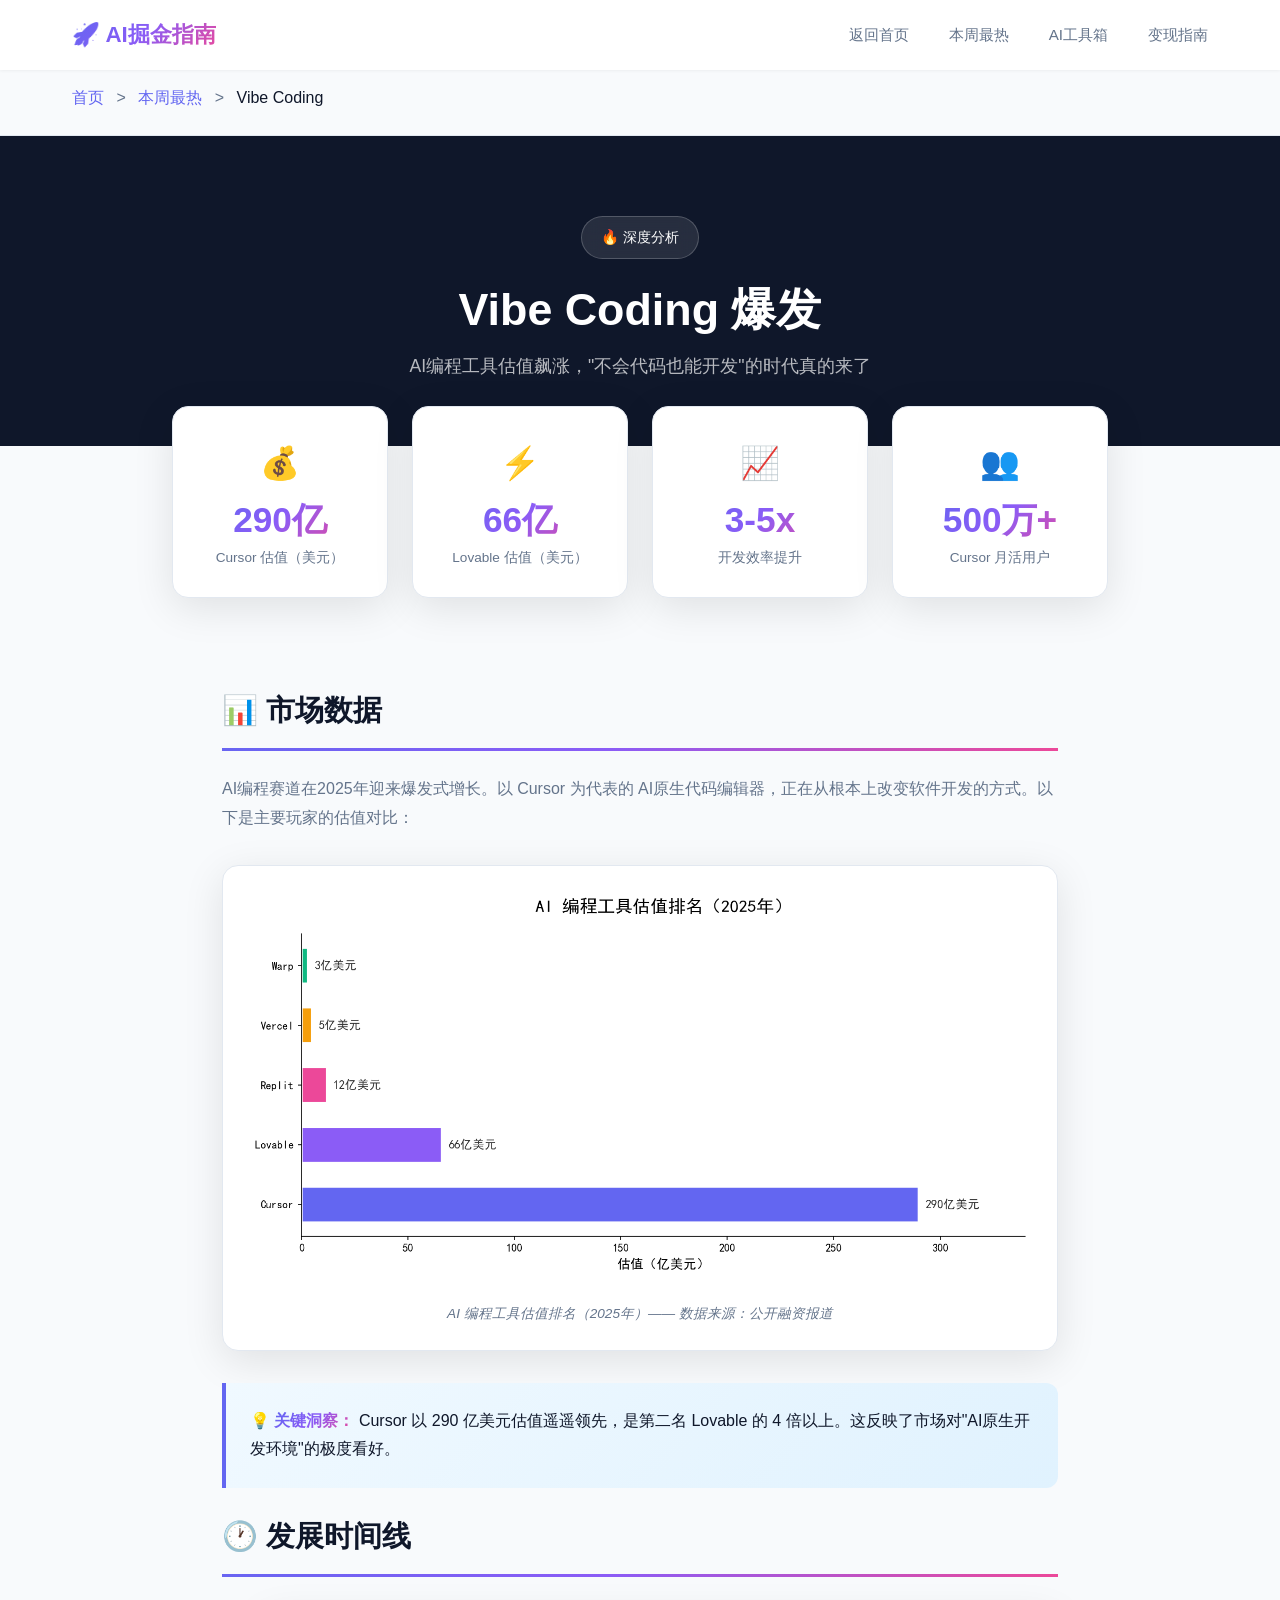
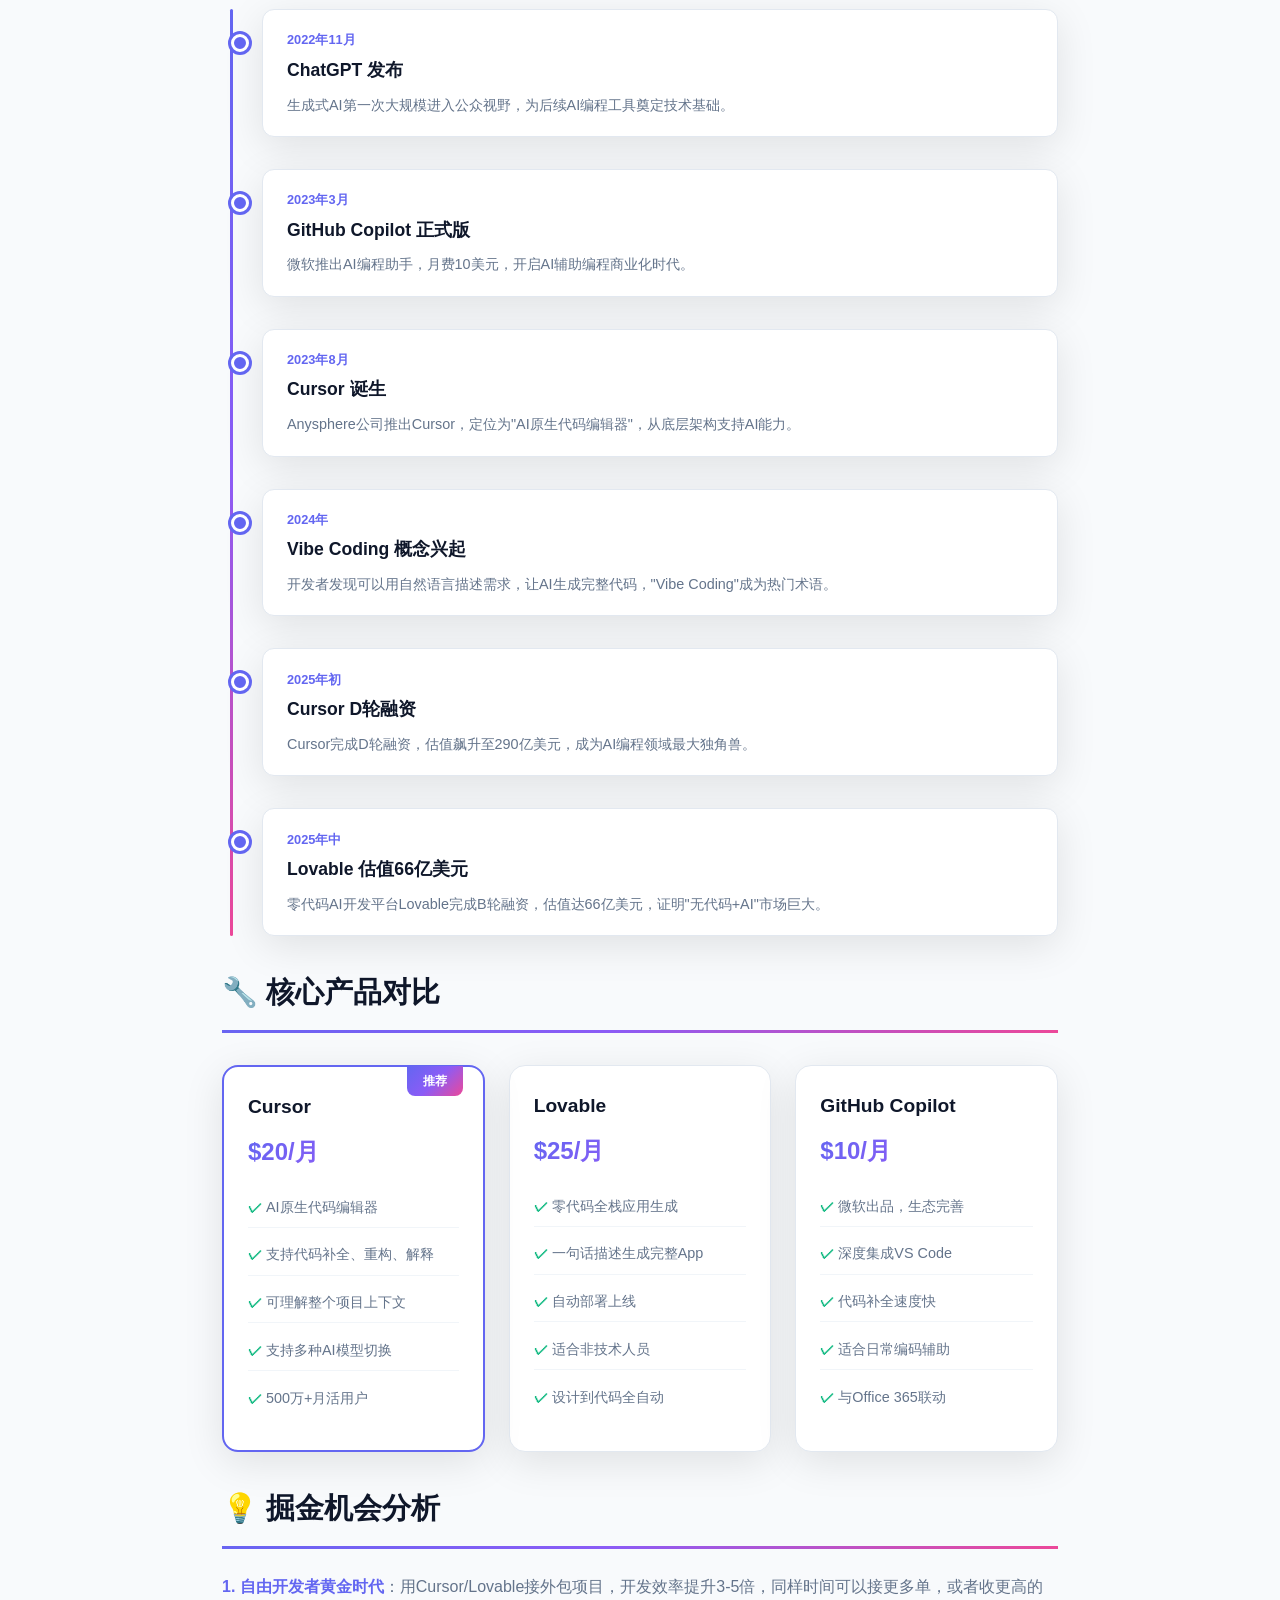
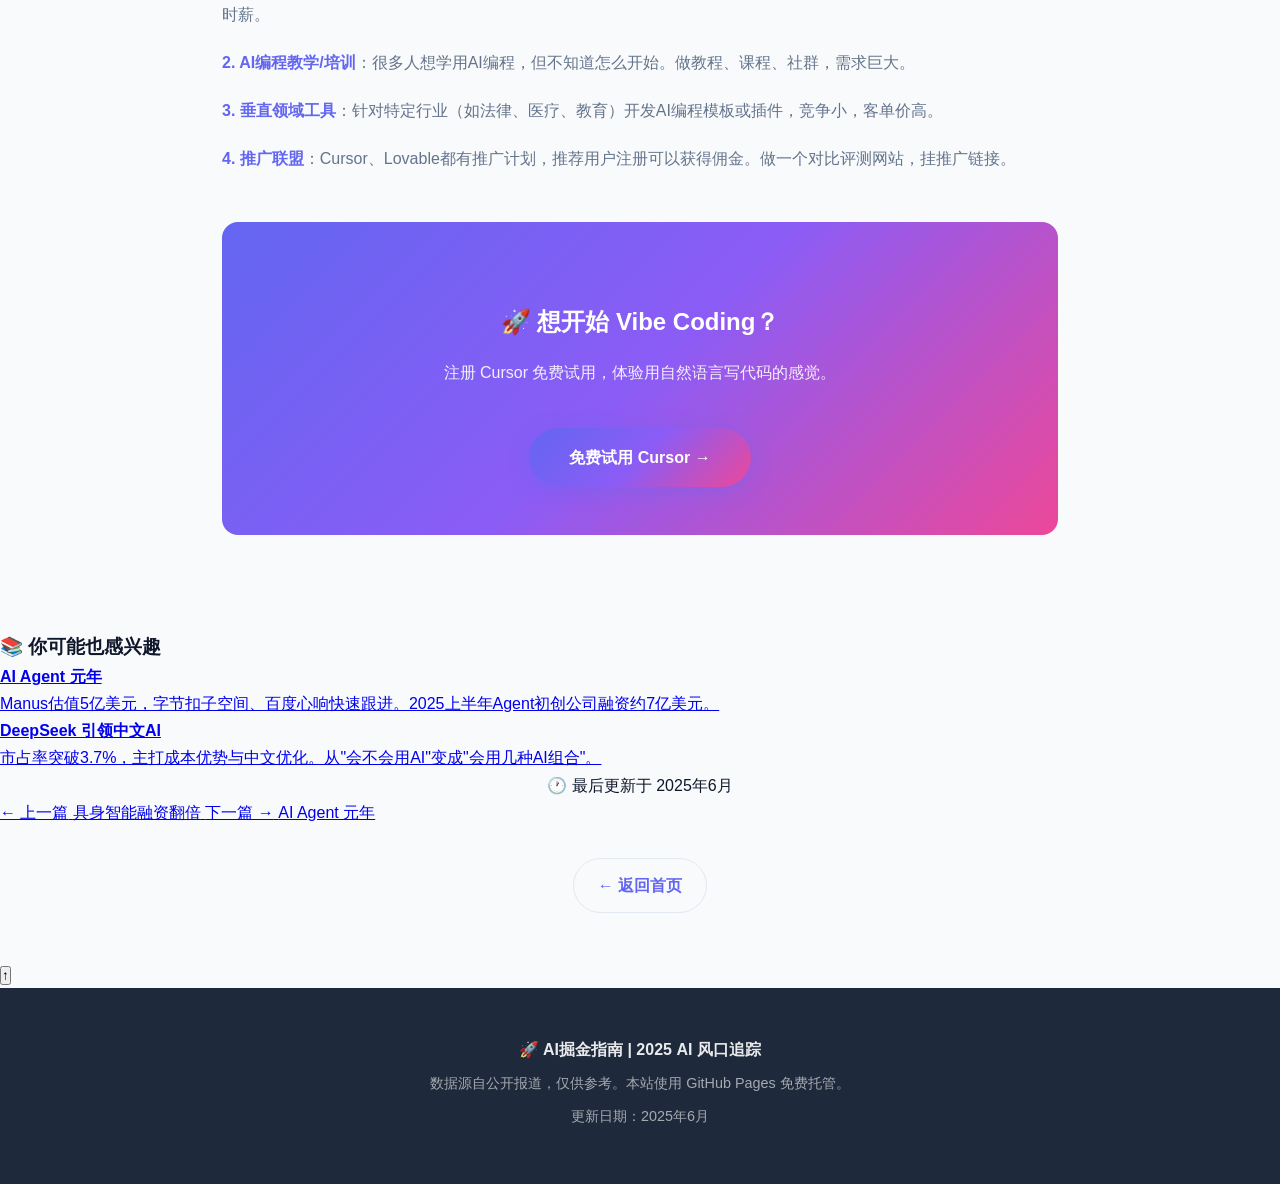
<file: detail-vibe-coding.html>
<!DOCTYPE html>
<html lang="zh-CN">
<head>
    <meta charset="UTF-8">
    <meta name="viewport" content="width=device-width, initial-scale=1.0">
    <title>Vibe Coding 深度分析 | AI掘金指南</title>
    <meta name="description" content="Cursor估值290亿美元，Lovable估值66亿美元。AI编程工具正在重塑整个软件行业，不会代码也能开发的时代真的来了。">
    <meta property="og:title" content="Vibe Coding 深度分析 | AI掘金指南">
    <meta property="og:description" content="Cursor估值290亿美元，Lovable估值66亿美元。AI编程工具正在重塑整个软件行业，不会代码也能开发的时代真的来了。">
    <meta property="og:type" content="article">
    <meta property="og:url" content="https://yourusername.github.io/detail-vibe-coding.html">
    <meta property="og:image" content="https://yourusername.github.io/og-image.png">
    <link rel="stylesheet" href="style.css">
</head>
<body>
    <header>
        <nav>
            <div class="logo">🚀 AI掘金指南</div>
            <ul class="nav-links">
                <li><a href="index.html">返回首页</a></li>
                <li><a href="index.html#hot">本周最热</a></li>
                <li><a href="index.html#tools">AI工具箱</a></li>
                <li><a href="index.html#money">变现指南</a></li>
            </ul>
        </nav>
    </header>
    <div class="breadcrumb">
        <div class="container">
            <a href="index.html">首页</a> <span>&gt;</span> <a href="index.html#hot">本周最热</a> <span>&gt;</span> Vibe Coding
        </div>
    </div>
    <section class="detail-hero">
        <div class="hero-content">
            <div class="badge">🔥 深度分析</div>
            <h1>Vibe Coding 爆发</h1>
            <p>AI编程工具估值飙涨，"不会代码也能开发"的时代真的来了</p>
        </div>
    </section>
    <div class="detail-stats-grid">
        <div class="detail-stat-card">
            <div class="detail-stat-icon">💰</div>
            <div class="detail-stat-value">290亿</div>
            <div class="detail-stat-label">Cursor 估值（美元）</div>
        </div>
        <div class="detail-stat-card">
            <div class="detail-stat-icon">⚡</div>
            <div class="detail-stat-value">66亿</div>
            <div class="detail-stat-label">Lovable 估值（美元）</div>
        </div>
        <div class="detail-stat-card">
            <div class="detail-stat-icon">📈</div>
            <div class="detail-stat-value">3-5x</div>
            <div class="detail-stat-label">开发效率提升</div>
        </div>
        <div class="detail-stat-card">
            <div class="detail-stat-icon">👥</div>
            <div class="detail-stat-value">500万+</div>
            <div class="detail-stat-label">Cursor 月活用户</div>
        </div>
    </div>
    <div class="detail-content">
        <h2>📊 市场数据</h2>
        <p>AI编程赛道在2025年迎来爆发式增长。以 Cursor 为代表的 AI原生代码编辑器，正在从根本上改变软件开发的方式。以下是主要玩家的估值对比：</p>
    <div class="chart-container">
        <img src="chart-vibe-coding.png" alt="AI 编程工具估值排名（2025年）—— 数据来源：公开融资报道" loading="lazy">
        <div class="chart-caption">AI 编程工具估值排名（2025年）—— 数据来源：公开融资报道</div>
    </div>
        <div class="data-box">
            <p>💡 <strong>关键洞察：</strong> Cursor 以 290 亿美元估值遥遥领先，是第二名 Lovable 的 4 倍以上。这反映了市场对"AI原生开发环境"的极度看好。</p>
        </div>

        <h2>🕐 发展时间线</h2>
        <div class="timeline">
            <div class="timeline-item">
                <div class="timeline-date">2022年11月</div>
                <h4>ChatGPT 发布</h4>
                <p>生成式AI第一次大规模进入公众视野，为后续AI编程工具奠定技术基础。</p>
            </div>
            <div class="timeline-item">
                <div class="timeline-date">2023年3月</div>
                <h4>GitHub Copilot 正式版</h4>
                <p>微软推出AI编程助手，月费10美元，开启AI辅助编程商业化时代。</p>
            </div>
            <div class="timeline-item">
                <div class="timeline-date">2023年8月</div>
                <h4>Cursor 诞生</h4>
                <p>Anysphere公司推出Cursor，定位为"AI原生代码编辑器"，从底层架构支持AI能力。</p>
            </div>
            <div class="timeline-item">
                <div class="timeline-date">2024年</div>
                <h4>Vibe Coding 概念兴起</h4>
                <p>开发者发现可以用自然语言描述需求，让AI生成完整代码，"Vibe Coding"成为热门术语。</p>
            </div>
            <div class="timeline-item">
                <div class="timeline-date">2025年初</div>
                <h4>Cursor D轮融资</h4>
                <p>Cursor完成D轮融资，估值飙升至290亿美元，成为AI编程领域最大独角兽。</p>
            </div>
            <div class="timeline-item">
                <div class="timeline-date">2025年中</div>
                <h4>Lovable 估值66亿美元</h4>
                <p>零代码AI开发平台Lovable完成B轮融资，估值达66亿美元，证明"无代码+AI"市场巨大。</p>
            </div>
        </div>

        <h2>🔧 核心产品对比</h2>
        <div class="compare-grid">
            <div class="compare-card featured">
                <h4>Cursor</h4>
                <div class="compare-price">$20/月</div>
                <ul>
                    <li>AI原生代码编辑器</li>
                    <li>支持代码补全、重构、解释</li>
                    <li>可理解整个项目上下文</li>
                    <li>支持多种AI模型切换</li>
                    <li>500万+月活用户</li>
                </ul>
            </div>
            <div class="compare-card">
                <h4>Lovable</h4>
                <div class="compare-price">$25/月</div>
                <ul>
                    <li>零代码全栈应用生成</li>
                    <li>一句话描述生成完整App</li>
                    <li>自动部署上线</li>
                    <li>适合非技术人员</li>
                    <li>设计到代码全自动</li>
                </ul>
            </div>
            <div class="compare-card">
                <h4>GitHub Copilot</h4>
                <div class="compare-price">$10/月</div>
                <ul>
                    <li>微软出品，生态完善</li>
                    <li>深度集成VS Code</li>
                    <li>代码补全速度快</li>
                    <li>适合日常编码辅助</li>
                    <li>与Office 365联动</li>
                </ul>
            </div>
        </div>

        <h2>💡 掘金机会分析</h2>
        <p><strong>1. 自由开发者黄金时代</strong>：用Cursor/Lovable接外包项目，开发效率提升3-5倍，同样时间可以接更多单，或者收更高的时薪。</p>
        <p><strong>2. AI编程教学/培训</strong>：很多人想学用AI编程，但不知道怎么开始。做教程、课程、社群，需求巨大。</p>
        <p><strong>3. 垂直领域工具</strong>：针对特定行业（如法律、医疗、教育）开发AI编程模板或插件，竞争小，客单价高。</p>
        <p><strong>4. 推广联盟</strong>：Cursor、Lovable都有推广计划，推荐用户注册可以获得佣金。做一个对比评测网站，挂推广链接。</p>

        <div class="detail-cta">
            <h3>🚀 想开始 Vibe Coding？</h3>
            <p>注册 Cursor 免费试用，体验用自然语言写代码的感觉。</p>
            <a href="https://cursor.com" target="_blank" class="btn" style="margin-top: 1rem;">免费试用 Cursor →</a>
        </div>
    </div>

    <div class="related-reads">
        <h3>📚 你可能也感兴趣</h3>
        <div class="related-grid">
            <a href="detail-ai-agent.html" class="related-card">
                <h4>AI Agent 元年</h4>
                <p>Manus估值5亿美元，字节扣子空间、百度心响快速跟进。2025上半年Agent初创公司融资约7亿美元。</p>
            </a>
            <a href="detail-deepseek.html" class="related-card">
                <h4>DeepSeek 引领中文AI</h4>
                <p>市占率突破3.7%，主打成本优势与中文优化。从"会不会用AI"变成"会用几种AI组合"。</p>
            </a>
        </div>
    </div>

    <div style="text-align: center;">
        <span class="update-time">🕐 最后更新于 2025年6月</span>
    </div>

    <div class="nav-page">
        <a href="detail-embodied.html">
            <span>
                <span class="nav-page-label">← 上一篇</span>
                <span class="nav-page-title">具身智能融资翻倍</span>
            </span>
        </a>
        <a href="detail-ai-agent.html">
            <span>
                <span class="nav-page-label">下一篇 →</span>
                <span class="nav-page-title">AI Agent 元年</span>
            </span>
        </a>
    </div>

    <div class="detail-content" style="text-align: center; padding-top: 2rem;">
        <a href="index.html" class="back-btn">← 返回首页</a>
    </div>

    <button class="back-to-top" id="backToTop" onclick="window.scrollTo({top: 0, behavior: 'smooth'})">↑</button>
    <script>
        const btn = document.getElementById('backToTop');
        window.addEventListener('scroll', () => {
            btn.classList.toggle('visible', window.scrollY > 400);
        });
    </script>

    <footer>
        <div class="container">
            <p>🚀 AI掘金指南 | 2025 AI 风口追踪</p>
            <p>数据源自公开报道，仅供参考。本站使用 GitHub Pages 免费托管。</p>
            <p>更新日期：2025年6月</p>
        </div>
    </footer>
</body>
</html>
</file>
<file: style.css>
/* ===== 基础重置与变量 ===== */
* {
    margin: 0;
    padding: 0;
    box-sizing: border-box;
}

:root {
    --primary: #6366f1;
    --primary-dark: #4f46e5;
    --secondary: #f59e0b;
    --accent: #ec4899;
    --dark: #0f172a;
    --dark-light: #1e293b;
    --gray: #64748b;
    --light: #f8fafc;
    --white: #ffffff;
    --gradient-1: linear-gradient(135deg, #6366f1 0%, #8b5cf6 50%, #ec4899 100%);
    --gradient-2: linear-gradient(135deg, #f59e0b 0%, #f97316 100%);
    --shadow: 0 10px 40px rgba(0, 0, 0, 0.1);
    --shadow-lg: 0 20px 60px rgba(0, 0, 0, 0.15);
}

body {
    font-family: -apple-system, BlinkMacSystemFont, "Segoe UI", Roboto, "Helvetica Neue", Arial, "PingFang SC", "Microsoft YaHei", sans-serif;
    line-height: 1.7;
    color: var(--dark);
    background: var(--light);
}

.container {
    max-width: 1200px;
    margin: 0 auto;
    padding: 0 2rem;
}

/* ===== 导航栏 ===== */
header {
    background: rgba(255, 255, 255, 0.95);
    backdrop-filter: blur(20px);
    box-shadow: 0 1px 3px rgba(0, 0, 0, 0.05);
    position: fixed;
    width: 100%;
    top: 0;
    z-index: 1000;
}

nav {
    max-width: 1200px;
    margin: 0 auto;
    padding: 1rem 2rem;
    display: flex;
    justify-content: space-between;
    align-items: center;
}

.logo {
    font-size: 1.4rem;
    font-weight: 800;
    background: var(--gradient-1);
    -webkit-background-clip: text;
    -webkit-text-fill-color: transparent;
    background-clip: text;
}

.nav-links {
    display: flex;
    list-style: none;
    gap: 2.5rem;
}

.nav-links a {
    text-decoration: none;
    color: var(--gray);
    font-weight: 500;
    font-size: 0.95rem;
    transition: color 0.3s;
    position: relative;
}

.nav-links a:hover {
    color: var(--primary);
}

.nav-links a::after {
    content: '';
    position: absolute;
    bottom: -4px;
    left: 0;
    width: 0;
    height: 2px;
    background: var(--gradient-1);
    transition: width 0.3s;
}

.nav-links a:hover::after {
    width: 100%;
}

/* ===== Hero 区域 ===== */
.hero {
    background: var(--dark);
    color: var(--white);
    padding: 10rem 2rem 6rem;
    text-align: center;
    position: relative;
    overflow: hidden;
}

.hero::before {
    content: '';
    position: absolute;
    top: 0;
    left: 0;
    right: 0;
    bottom: 0;
    background: 
        radial-gradient(circle at 20% 50%, rgba(99, 102, 241, 0.15) 0%, transparent 50%),
        radial-gradient(circle at 80% 50%, rgba(236, 72, 153, 0.15) 0%, transparent 50%);
    pointer-events: none;
}

.hero-content {
    position: relative;
    z-index: 1;
    max-width: 800px;
    margin: 0 auto;
}

.badge {
    display: inline-block;
    padding: 0.5rem 1.2rem;
    background: rgba(255, 255, 255, 0.1);
    border: 1px solid rgba(255, 255, 255, 0.2);
    border-radius: 50px;
    font-size: 0.9rem;
    margin-bottom: 1.5rem;
    backdrop-filter: blur(10px);
}

.hero h1 {
    font-size: 3.5rem;
    font-weight: 800;
    margin-bottom: 1.5rem;
    line-height: 1.2;
}

.gradient-text {
    background: var(--gradient-1);
    -webkit-background-clip: text;
    -webkit-text-fill-color: transparent;
    background-clip: text;
}

.hero > .hero-content > p {
    font-size: 1.2rem;
    color: rgba(255, 255, 255, 0.7);
    margin-bottom: 2.5rem;
    max-width: 600px;
    margin-left: auto;
    margin-right: auto;
}

.hero-stats {
    display: flex;
    justify-content: center;
    gap: 3rem;
    margin-bottom: 2.5rem;
}

.stat {
    text-align: center;
}

.stat-num {
    font-size: 2rem;
    font-weight: 800;
    background: var(--gradient-2);
    -webkit-background-clip: text;
    -webkit-text-fill-color: transparent;
    background-clip: text;
}

.stat-label {
    font-size: 0.85rem;
    color: rgba(255, 255, 255, 0.5);
    margin-top: 0.3rem;
}

.btn {
    display: inline-block;
    padding: 1rem 2.5rem;
    background: var(--gradient-1);
    color: var(--white);
    text-decoration: none;
    border-radius: 50px;
    font-weight: 600;
    font-size: 1rem;
    transition: transform 0.3s, box-shadow 0.3s;
    box-shadow: 0 4px 20px rgba(99, 102, 241, 0.4);
}

.btn:hover {
    transform: translateY(-3px);
    box-shadow: 0 8px 30px rgba(99, 102, 241, 0.6);
}

/* ===== 通用区块标题 ===== */
section {
    padding: 5rem 0;
}

section h2 {
    text-align: center;
    font-size: 2.5rem;
    font-weight: 800;
    margin-bottom: 0.5rem;
    color: var(--dark);
}

.section-desc {
    text-align: center;
    color: var(--gray);
    font-size: 1.1rem;
    margin-bottom: 3rem;
}

/* ===== 本周最热 ===== */
.hot-picks {
    background: var(--white);
}

.hot-grid {
    display: grid;
    grid-template-columns: repeat(3, 1fr);
    gap: 1.5rem;
}

.hot-card {
    background: var(--white);
    border: 1px solid #e2e8f0;
    border-radius: 16px;
    padding: 1.8rem;
    transition: transform 0.3s, box-shadow 0.3s, border-color 0.3s;
    position: relative;
}

.hot-card:hover {
    transform: translateY(-5px);
    box-shadow: var(--shadow-lg);
    border-color: var(--primary);
}

.hot-card.featured {
    grid-column: span 2;
    background: var(--dark);
    color: var(--white);
    border: none;
}

.hot-card.featured:hover {
    border: none;
}

.hot-card.featured .hot-tag {
    background: var(--gradient-2);
    color: var(--white);
}

.hot-card.featured h3 {
    color: var(--white);
}

.hot-card.featured p {
    color: rgba(255, 255, 255, 0.8);
}

.hot-tag {
    display: inline-block;
    padding: 0.3rem 0.8rem;
    border-radius: 50px;
    font-size: 0.75rem;
    font-weight: 600;
    margin-bottom: 1rem;
    background: #e0e7ff;
    color: var(--primary);
}

.hot-tag.orange { background: #fef3c7; color: #d97706; }
.hot-tag.blue { background: #dbeafe; color: #2563eb; }
.hot-tag.green { background: #d1fae5; color: #059669; }
.hot-tag.purple { background: #f3e8ff; color: #7c3aed; }
.hot-tag.red { background: #fee2e2; color: #dc2626; }

.hot-card h3 {
    font-size: 1.3rem;
    font-weight: 700;
    margin-bottom: 0.8rem;
    color: var(--dark);
}

.hot-card p {
    color: var(--gray);
    font-size: 0.95rem;
    line-height: 1.7;
    margin-bottom: 1rem;
}

.hot-card strong {
    color: var(--primary);
    font-weight: 700;
}

.hot-card.featured strong {
    color: var(--secondary);
}

.hot-meta {
    display: flex;
    gap: 1rem;
    font-size: 0.8rem;
    color: var(--gray);
    margin-bottom: 1rem;
}

.hot-card.featured .hot-meta {
    color: rgba(255, 255, 255, 0.6);
}

.link {
    color: var(--primary);
    text-decoration: none;
    font-weight: 600;
    font-size: 0.9rem;
}

.hot-card.featured .link {
    color: var(--secondary);
}

.link:hover {
    text-decoration: underline;
}

/* ===== AI工具箱 ===== */
.tools {
    background: var(--light);
}

.tool-category {
    margin-bottom: 2.5rem;
}

.tool-category h3 {
    font-size: 1.4rem;
    font-weight: 700;
    margin-bottom: 1.2rem;
    color: var(--dark);
    display: flex;
    align-items: center;
    gap: 0.5rem;
}

.tool-list {
    display: grid;
    grid-template-columns: repeat(3, 1fr);
    gap: 1rem;
}

.tool-item {
    background: var(--white);
    border-radius: 12px;
    padding: 1.2rem;
    display: flex;
    align-items: flex-start;
    gap: 1rem;
    transition: transform 0.3s, box-shadow 0.3s;
    border: 1px solid #e2e8f0;
}

.tool-item:hover {
    transform: translateY(-3px);
    box-shadow: var(--shadow);
    border-color: var(--primary);
}

.tool-icon {
    font-size: 1.5rem;
    flex-shrink: 0;
}

.tool-info {
    flex: 1;
}

.tool-name {
    font-weight: 700;
    font-size: 1rem;
    color: var(--dark);
    margin-bottom: 0.3rem;
}

.tool-desc {
    font-size: 0.85rem;
    color: var(--gray);
    line-height: 1.6;
}

.tool-badge {
    display: inline-block;
    padding: 0.2rem 0.6rem;
    background: var(--gradient-1);
    color: var(--white);
    border-radius: 50px;
    font-size: 0.7rem;
    font-weight: 600;
    flex-shrink: 0;
    align-self: flex-start;
}

/* ===== 趋势图 ===== */
.trends {
    background: var(--white);
}

.trend-chart {
    max-width: 800px;
    margin: 0 auto 2rem;
}

.trend-bar {
    display: flex;
    align-items: center;
    gap: 1rem;
    margin-bottom: 1.2rem;
}

.trend-label {
    width: 160px;
    font-weight: 600;
    font-size: 0.9rem;
    color: var(--dark);
    text-align: right;
    flex-shrink: 0;
}

.trend-bar-track {
    flex: 1;
    height: 24px;
    background: #e2e8f0;
    border-radius: 12px;
    overflow: hidden;
}

.trend-bar-fill {
    height: 100%;
    background: var(--gradient-1);
    border-radius: 12px;
    transition: width 1s ease;
}

.trend-value {
    width: 80px;
    font-size: 0.9rem;
    flex-shrink: 0;
}

.insight-box {
    max-width: 800px;
    margin: 0 auto;
    background: var(--gradient-1);
    color: var(--white);
    padding: 2rem;
    border-radius: 16px;
    text-align: center;
}

.insight-box h4 {
    font-size: 1.3rem;
    margin-bottom: 1rem;
}

.insight-box p {
    font-size: 1rem;
    line-height: 1.7;
    opacity: 0.9;
}

.insight-box strong {
    font-weight: 700;
    opacity: 1;
}

/* ===== 变现指南 ===== */
.money {
    background: var(--light);
}

.money-grid {
    display: grid;
    grid-template-columns: repeat(3, 1fr);
    gap: 1.5rem;
}

.money-card {
    background: var(--white);
    border-radius: 16px;
    padding: 2rem;
    transition: transform 0.3s, box-shadow 0.3s;
    border: 1px solid #e2e8f0;
    position: relative;
    overflow: hidden;
}

.money-card:hover {
    transform: translateY(-5px);
    box-shadow: var(--shadow-lg);
    border-color: var(--primary);
}

.money-card::before {
    content: '';
    position: absolute;
    top: 0;
    left: 0;
    right: 0;
    height: 4px;
    background: var(--gradient-1);
}

.money-num {
    font-size: 2.5rem;
    font-weight: 800;
    color: #e2e8f0;
    line-height: 1;
    margin-bottom: 1rem;
}

.money-card h3 {
    font-size: 1.2rem;
    font-weight: 700;
    margin-bottom: 0.8rem;
    color: var(--dark);
}

.money-card p {
    font-size: 0.9rem;
    color: var(--gray);
    line-height: 1.7;
    margin-bottom: 1rem;
}

.money-tag {
    display: inline-block;
    padding: 0.3rem 0.8rem;
    background: #e0e7ff;
    color: var(--primary);
    border-radius: 50px;
    font-size: 0.75rem;
    font-weight: 600;
}

/* ===== 订阅区 ===== */
.subscribe {
    background: var(--dark);
    color: var(--white);
    text-align: center;
}

.subscribe h2 {
    color: var(--white);
}

.subscribe .section-desc {
    color: rgba(255, 255, 255, 0.6);
}

.subscribe-form {
    display: flex;
    justify-content: center;
    gap: 0.5rem;
    max-width: 500px;
    margin: 2rem auto 1rem;
}

.subscribe-form input {
    flex: 1;
    padding: 1rem 1.5rem;
    border: 1px solid rgba(255, 255, 255, 0.2);
    border-radius: 50px;
    background: rgba(255, 255, 255, 0.1);
    color: var(--white);
    font-size: 1rem;
    outline: none;
}

.subscribe-form input::placeholder {
    color: rgba(255, 255, 255, 0.4);
}

.subscribe-form button {
    padding: 1rem 2rem;
    background: var(--gradient-1);
    color: var(--white);
    border: none;
    border-radius: 50px;
    font-weight: 600;
    font-size: 1rem;
    cursor: not-allowed;
    opacity: 0.7;
}

.subscribe-note {
    font-size: 0.85rem;
    color: rgba(255, 255, 255, 0.4);
}

/* ===== 页脚 ===== */
footer {
    background: var(--dark-light);
    color: rgba(255, 255, 255, 0.6);
    text-align: center;
    padding: 3rem 2rem;
}

footer p {
    margin-bottom: 0.5rem;
    font-size: 0.9rem;
}

footer p:first-child {
    font-weight: 700;
    color: rgba(255, 255, 255, 0.9);
    font-size: 1rem;
}

.subscribe-form-placeholder {
    background: rgba(255,255,255,0.05);
    border: 2px dashed rgba(255,255,255,0.2);
    border-radius: 16px;
    padding: 2.5rem 2rem;
    text-align: center;
    max-width: 500px;
    margin: 2rem auto 1rem;
}

.placeholder-icon {
    font-size: 3rem;
    margin-bottom: 1rem;
}

.subscribe-form-placeholder p {
    color: rgba(255,255,255,0.7);
    font-size: 1.1rem;
    margin-bottom: 1.5rem;
}

.subscribe .btn {
    background: var(--gradient-2);
    box-shadow: 0 4px 20px rgba(245, 158, 11, 0.4);
}

.subscribe .btn:hover {
    box-shadow: 0 8px 30px rgba(245, 158, 11, 0.6);
}

/* ===== 详情页特有样式 ===== */

/* 面包屑导航 */
.breadcrumb {
    padding: 1.5rem 2rem;
    background: var(--light);
    border-bottom: 1px solid #e2e8f0;
    margin-top: 60px;
}

.breadcrumb a {
    color: var(--primary);
    text-decoration: none;
    font-weight: 500;
}

.breadcrumb a:hover {
    text-decoration: underline;
}

.breadcrumb span {
    color: var(--gray);
    margin: 0 0.5rem;
}

/* 详情页英雄区 */
.detail-hero {
    background: var(--dark);
    color: var(--white);
    padding: 5rem 2rem 4rem;
    text-align: center;
}

.detail-hero h1 {
    font-size: 2.8rem;
    font-weight: 800;
    margin-bottom: 1rem;
    line-height: 1.2;
}

.detail-hero p {
    font-size: 1.1rem;
    color: rgba(255,255,255,0.7);
    max-width: 700px;
    margin: 0 auto;
}

/* 关键数据卡片 */
.detail-stats-grid {
    display: grid;
    grid-template-columns: repeat(4, 1fr);
    gap: 1.5rem;
    max-width: 1000px;
    margin: 0 auto;
    padding: 0 2rem;
    transform: translateY(-40px);
}

.detail-stat-card {
    background: var(--white);
    border-radius: 16px;
    padding: 1.8rem;
    text-align: center;
    box-shadow: var(--shadow);
    border: 1px solid #e2e8f0;
    transition: transform 0.3s, box-shadow 0.3s;
}

.detail-stat-card:hover {
    transform: translateY(-5px);
    box-shadow: var(--shadow-lg);
}

.detail-stat-icon {
    font-size: 2rem;
    margin-bottom: 0.5rem;
}

.detail-stat-value {
    font-size: 2.2rem;
    font-weight: 800;
    background: var(--gradient-1);
    -webkit-background-clip: text;
    -webkit-text-fill-color: transparent;
    background-clip: text;
    line-height: 1.2;
}

.detail-stat-label {
    font-size: 0.85rem;
    color: var(--gray);
    margin-top: 0.3rem;
}

/* 详情内容区 */
.detail-content {
    max-width: 900px;
    margin: 0 auto;
    padding: 3rem 2rem;
}

.detail-content h2 {
    text-align: left;
    font-size: 1.8rem;
    margin-bottom: 1.5rem;
    padding-bottom: 0.8rem;
    border-bottom: 3px solid transparent;
    border-image: var(--gradient-1) 1;
}

.detail-content h3 {
    font-size: 1.3rem;
    color: var(--dark);
    margin: 2rem 0 1rem;
}

.detail-content p {
    color: var(--gray);
    line-height: 1.8;
    margin-bottom: 1.2rem;
    font-size: 1rem;
}

.detail-content strong {
    color: var(--primary);
    font-weight: 700;
}

.detail-content ul {
    margin: 1rem 0 1.5rem 1.5rem;
    color: var(--gray);
    line-height: 1.8;
}

.detail-content li {
    margin-bottom: 0.5rem;
}

/* 图表容器 */
.chart-container {
    background: var(--white);
    border-radius: 16px;
    padding: 1.5rem;
    margin: 2rem 0;
    box-shadow: var(--shadow);
    border: 1px solid #e2e8f0;
    text-align: center;
}

.chart-container img {
    max-width: 100%;
    height: auto;
    border-radius: 8px;
}

.chart-caption {
    font-size: 0.85rem;
    color: var(--gray);
    margin-top: 1rem;
    font-style: italic;
}

/* 时间线 */
.timeline {
    position: relative;
    padding-left: 2.5rem;
    margin: 2rem 0;
}

.timeline::before {
    content: '';
    position: absolute;
    left: 0.5rem;
    top: 0;
    bottom: 0;
    width: 3px;
    background: var(--gradient-1);
    border-radius: 3px;
}

.timeline-item {
    position: relative;
    margin-bottom: 2rem;
    padding: 1.2rem 1.5rem;
    background: var(--white);
    border-radius: 12px;
    box-shadow: var(--shadow);
    border: 1px solid #e2e8f0;
}

.timeline-item::before {
    content: '';
    position: absolute;
    left: -2rem;
    top: 1.5rem;
    width: 12px;
    height: 12px;
    background: var(--primary);
    border-radius: 50%;
    border: 3px solid var(--white);
    box-shadow: 0 0 0 3px var(--primary);
}

.timeline-date {
    font-size: 0.8rem;
    color: var(--primary);
    font-weight: 700;
    margin-bottom: 0.3rem;
}

.timeline-item h4 {
    font-size: 1.1rem;
    color: var(--dark);
    margin-bottom: 0.5rem;
}

.timeline-item p {
    color: var(--gray);
    font-size: 0.9rem;
    line-height: 1.6;
    margin: 0;
}

/* 产品对比表格 */
.compare-grid {
    display: grid;
    grid-template-columns: repeat(3, 1fr);
    gap: 1.5rem;
    margin: 2rem 0;
}

.compare-card {
    background: var(--white);
    border-radius: 16px;
    padding: 1.5rem;
    box-shadow: var(--shadow);
    border: 1px solid #e2e8f0;
    transition: transform 0.3s, box-shadow 0.3s, border-color 0.3s;
}

.compare-card:hover {
    transform: translateY(-5px);
    box-shadow: var(--shadow-lg);
    border-color: var(--primary);
}

.compare-card.featured {
    border: 2px solid var(--primary);
    position: relative;
}

.compare-card.featured::after {
    content: '推荐';
    position: absolute;
    top: -1px;
    right: 20px;
    background: var(--gradient-1);
    color: white;
    font-size: 0.75rem;
    font-weight: 700;
    padding: 0.3rem 1rem;
    border-radius: 0 0 8px 8px;
}

.compare-card h4 {
    font-size: 1.2rem;
    font-weight: 700;
    margin-bottom: 0.5rem;
    color: var(--dark);
}

.compare-card .compare-price {
    font-size: 1.5rem;
    font-weight: 800;
    background: var(--gradient-1);
    -webkit-background-clip: text;
    -webkit-text-fill-color: transparent;
    background-clip: text;
    margin-bottom: 1rem;
}

.compare-card ul {
    list-style: none;
    margin: 0;
    padding: 0;
}

.compare-card li {
    padding: 0.4rem 0;
    border-bottom: 1px solid #f1f5f9;
    font-size: 0.9rem;
    color: var(--gray);
}

.compare-card li:last-child {
    border-bottom: none;
}

.compare-card li::before {
    content: '✓ ';
    color: #10b981;
    font-weight: bold;
}

/* 数据高亮框 */
.data-box {
    background: linear-gradient(135deg, #f0f9ff 0%, #e0f2fe 100%);
    border-left: 4px solid var(--primary);
    padding: 1.5rem;
    border-radius: 0 12px 12px 0;
    margin: 1.5rem 0;
}

.data-box p {
    margin: 0;
    color: var(--dark);
    font-weight: 500;
}

.data-box strong {
    background: var(--gradient-1);
    -webkit-background-clip: text;
    -webkit-text-fill-color: transparent;
    background-clip: text;
}

/* 返回按钮 */
.back-btn {
    display: inline-flex;
    align-items: center;
    gap: 0.5rem;
    padding: 0.8rem 1.5rem;
    background: var(--light);
    color: var(--primary);
    text-decoration: none;
    border-radius: 50px;
    font-weight: 600;
    transition: background 0.3s;
    border: 1px solid #e2e8f0;
}

.back-btn:hover {
    background: #e0e7ff;
}

/* CTA区块 */
.detail-cta {
    background: var(--gradient-1);
    color: white;
    padding: 3rem 2rem;
    text-align: center;
    border-radius: 16px;
    margin: 3rem 0;
}

.detail-cta h3 {
    color: white;
    font-size: 1.5rem;
    margin-bottom: 1rem;
}

.detail-cta p {
    color: rgba(255,255,255,0.9);
    margin-bottom: 1.5rem;
}

/* 数据表格 */
.data-table {
    width: 100%;
    border-collapse: collapse;
    margin: 1.5rem 0;
    background: var(--white);
    border-radius: 12px;
    overflow: hidden;
    box-shadow: var(--shadow);
}

.data-table th {
    background: var(--dark);
    color: white;
    padding: 1rem;
    text-align: left;
    font-weight: 600;
    font-size: 0.9rem;
}

.data-table td {
    padding: 1rem;
    border-bottom: 1px solid #e2e8f0;
    color: var(--gray);
    font-size: 0.9rem;
}

.data-table tr:last-child td {
    border-bottom: none;
}

.data-table tr:hover td {
    background: #f8fafc;
}

/* 图片占位区 */
.img-placeholder {
    width: 100%;
    height: 200px;
    background: linear-gradient(135deg, #e0e7ff 0%, #f3e8ff 100%);
    border-radius: 12px;
    display: flex;
    align-items: center;
    justify-content: center;
    font-size: 3rem;
    margin: 1.5rem 0;
    border: 2px dashed #c7d2fe;
}

/* ===== 响应式 ===== */
@media (max-width: 1024px) {
    .hot-grid {
        grid-template-columns: repeat(2, 1fr);
    }
    .hot-card.featured {
        grid-column: span 2;
    }
    .tool-list {
        grid-template-columns: repeat(2, 1fr);
    }
    .money-grid {
        grid-template-columns: repeat(2, 1fr);
    }
    .detail-stats-grid {
        grid-template-columns: repeat(2, 1fr);
    }
    .compare-grid {
        grid-template-columns: repeat(2, 1fr);
    }
}

@media (max-width: 768px) {
    .hero h1 {
        font-size: 2.2rem;
    }
    .hero-stats {
        gap: 1.5rem;
    }
    .nav-links {
        gap: 1rem;
        font-size: 0.85rem;
    }
    .hot-grid {
        grid-template-columns: 1fr;
    }
    .hot-card.featured {
        grid-column: span 1;
    }
    .tool-list {
        grid-template-columns: 1fr;
    }
    .money-grid {
        grid-template-columns: 1fr;
    }
    .trend-label {
        width: 100px;
        font-size: 0.8rem;
    }
    .subscribe-form {
        flex-direction: column;
    }
    section h2 {
        font-size: 1.8rem;
    }
    .detail-stats-grid {
        grid-template-columns: 1fr;
    }
    .timeline {
        padding-left: 1.5rem;
    }
    .timeline::before {
        left: 0.5rem;
    }
    .timeline-item::before {
        left: -1.6rem;
    }
    .detail-content {
        padding: 2rem 1rem;
    }
    .compare-grid {
        grid-template-columns: 1fr;
    }
.nav-page {
    display: flex;
    justify-content: space-between;
    align-items: center;
    max-width: 900px;
    margin: 0 auto;
    padding: 2rem;
    gap: 1rem;
}

.nav-page a {
    display: flex;
    align-items: center;
    gap: 0.5rem;
    padding: 1rem 1.5rem;
    background: var(--white);
    border: 1px solid #e2e8f0;
    border-radius: 12px;
    text-decoration: none;
    color: var(--dark);
    font-weight: 500;
    transition: all 0.3s;
    flex: 1;
    max-width: 280px;
}

.nav-page a:hover {
    border-color: var(--primary);
    box-shadow: var(--shadow);
    transform: translateY(-2px);
}

.nav-page a:first-child {
    justify-content: flex-start;
}

.nav-page a:last-child {
    justify-content: flex-end;
    text-align: right;
}

.nav-page-label {
    font-size: 0.75rem;
    color: var(--gray);
    display: block;
    margin-bottom: 0.2rem;
}

.nav-page-title {
    font-weight: 700;
    color: var(--primary);
    font-size: 0.95rem;
}

.back-to-top {
    position: fixed;
    bottom: 2rem;
    right: 2rem;
    width: 48px;
    height: 48px;
    background: var(--gradient-1);
    color: white;
    border: none;
    border-radius: 50%;
    font-size: 1.2rem;
    cursor: pointer;
    box-shadow: var(--shadow-lg);
    opacity: 0;
    transform: translateY(20px);
    transition: opacity 0.3s, transform 0.3s;
    z-index: 999;
    display: flex;
    align-items: center;
    justify-content: center;
}

.back-to-top.visible {
    opacity: 1;
    transform: translateY(0);
}

.back-to-top:hover {
    transform: translateY(-3px);
}

.related-reads {
    max-width: 900px;
    margin: 3rem auto;
    padding: 0 2rem;
}

.related-reads h3 {
    font-size: 1.2rem;
    color: var(--dark);
    margin-bottom: 1rem;
    display: flex;
    align-items: center;
    gap: 0.5rem;
}

.related-grid {
    display: grid;
    grid-template-columns: repeat(3, 1fr);
    gap: 1rem;
}

.related-card {
    background: var(--white);
    border: 1px solid #e2e8f0;
    border-radius: 12px;
    padding: 1.2rem;
    text-decoration: none;
    color: var(--dark);
    transition: all 0.3s;
}

.related-card:hover {
    border-color: var(--primary);
    box-shadow: var(--shadow);
    transform: translateY(-3px);
}

.related-card h4 {
    font-size: 1rem;
    font-weight: 700;
    margin-bottom: 0.5rem;
    color: var(--primary);
}

.related-card p {
    font-size: 0.85rem;
    color: var(--gray);
    line-height: 1.6;
    margin: 0;
}

.update-time {
    text-align: center;
    color: var(--gray);
    font-size: 0.85rem;
    margin-top: 2rem;
    padding: 1rem;
    background: #f8fafc;
    border-radius: 8px;
    display: inline-block;
}

@media (max-width: 768px) {
    .nav-page {
        flex-direction: column;
    }
    .nav-page a {
        max-width: 100%;
        width: 100%;
    }
    .nav-page a:last-child {
        text-align: left;
        justify-content: flex-start;
    }
    .related-grid {
        grid-template-columns: 1fr;
    }
    .back-to-top {
        bottom: 1rem;
        right: 1rem;
        width: 44px;
        height: 44px;
    }
}
</file>
